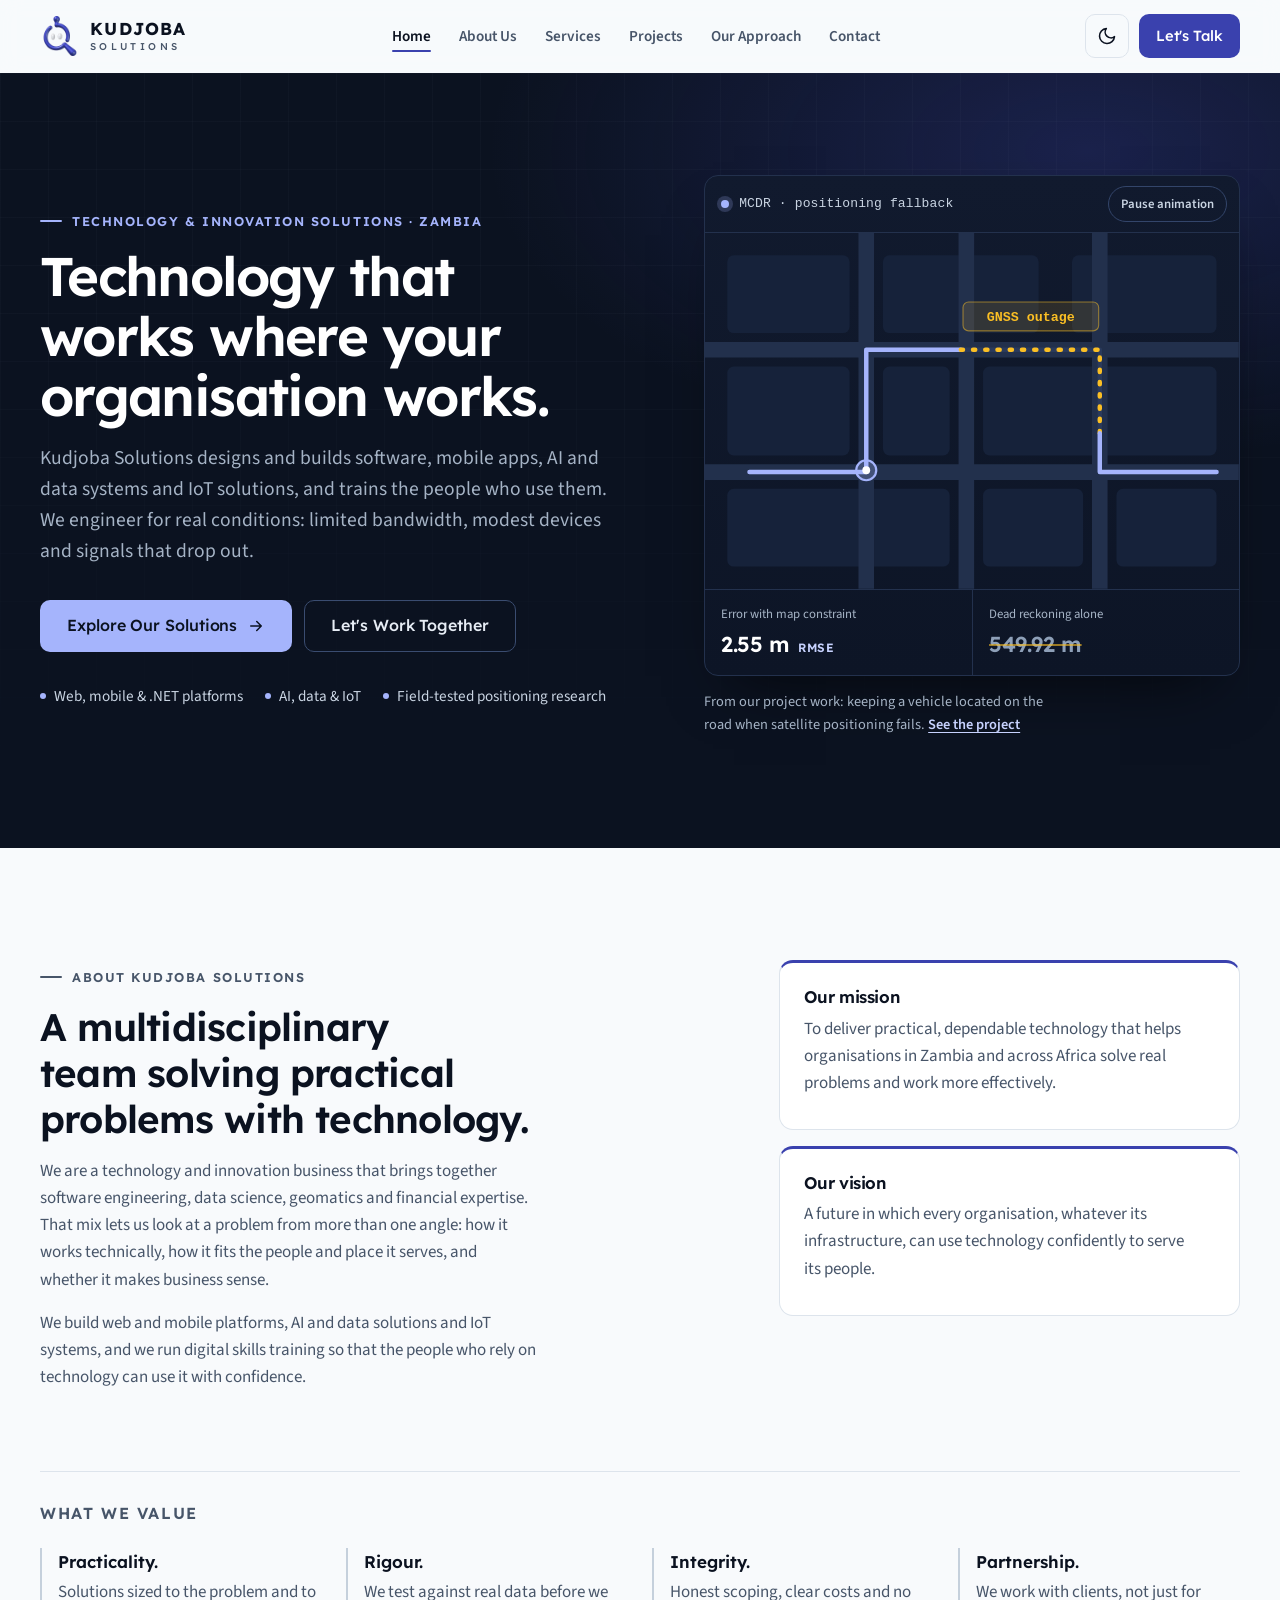
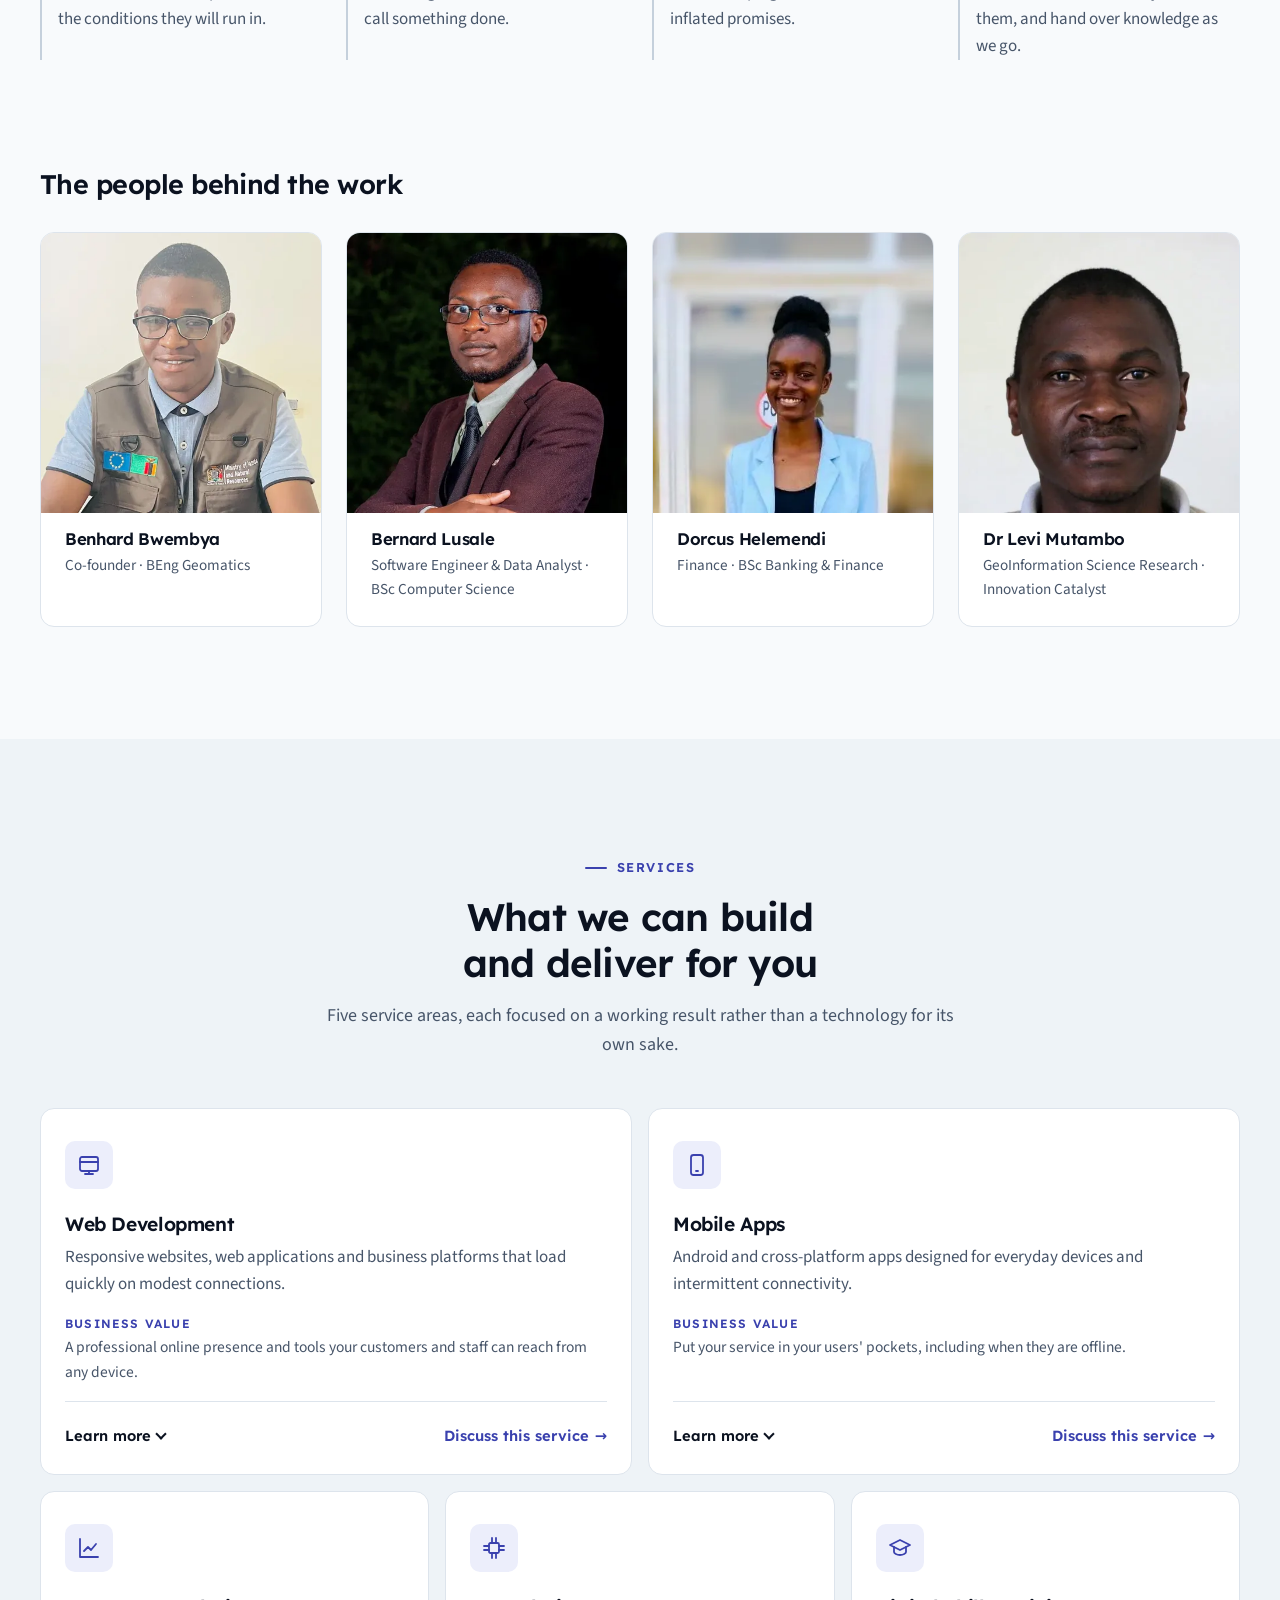
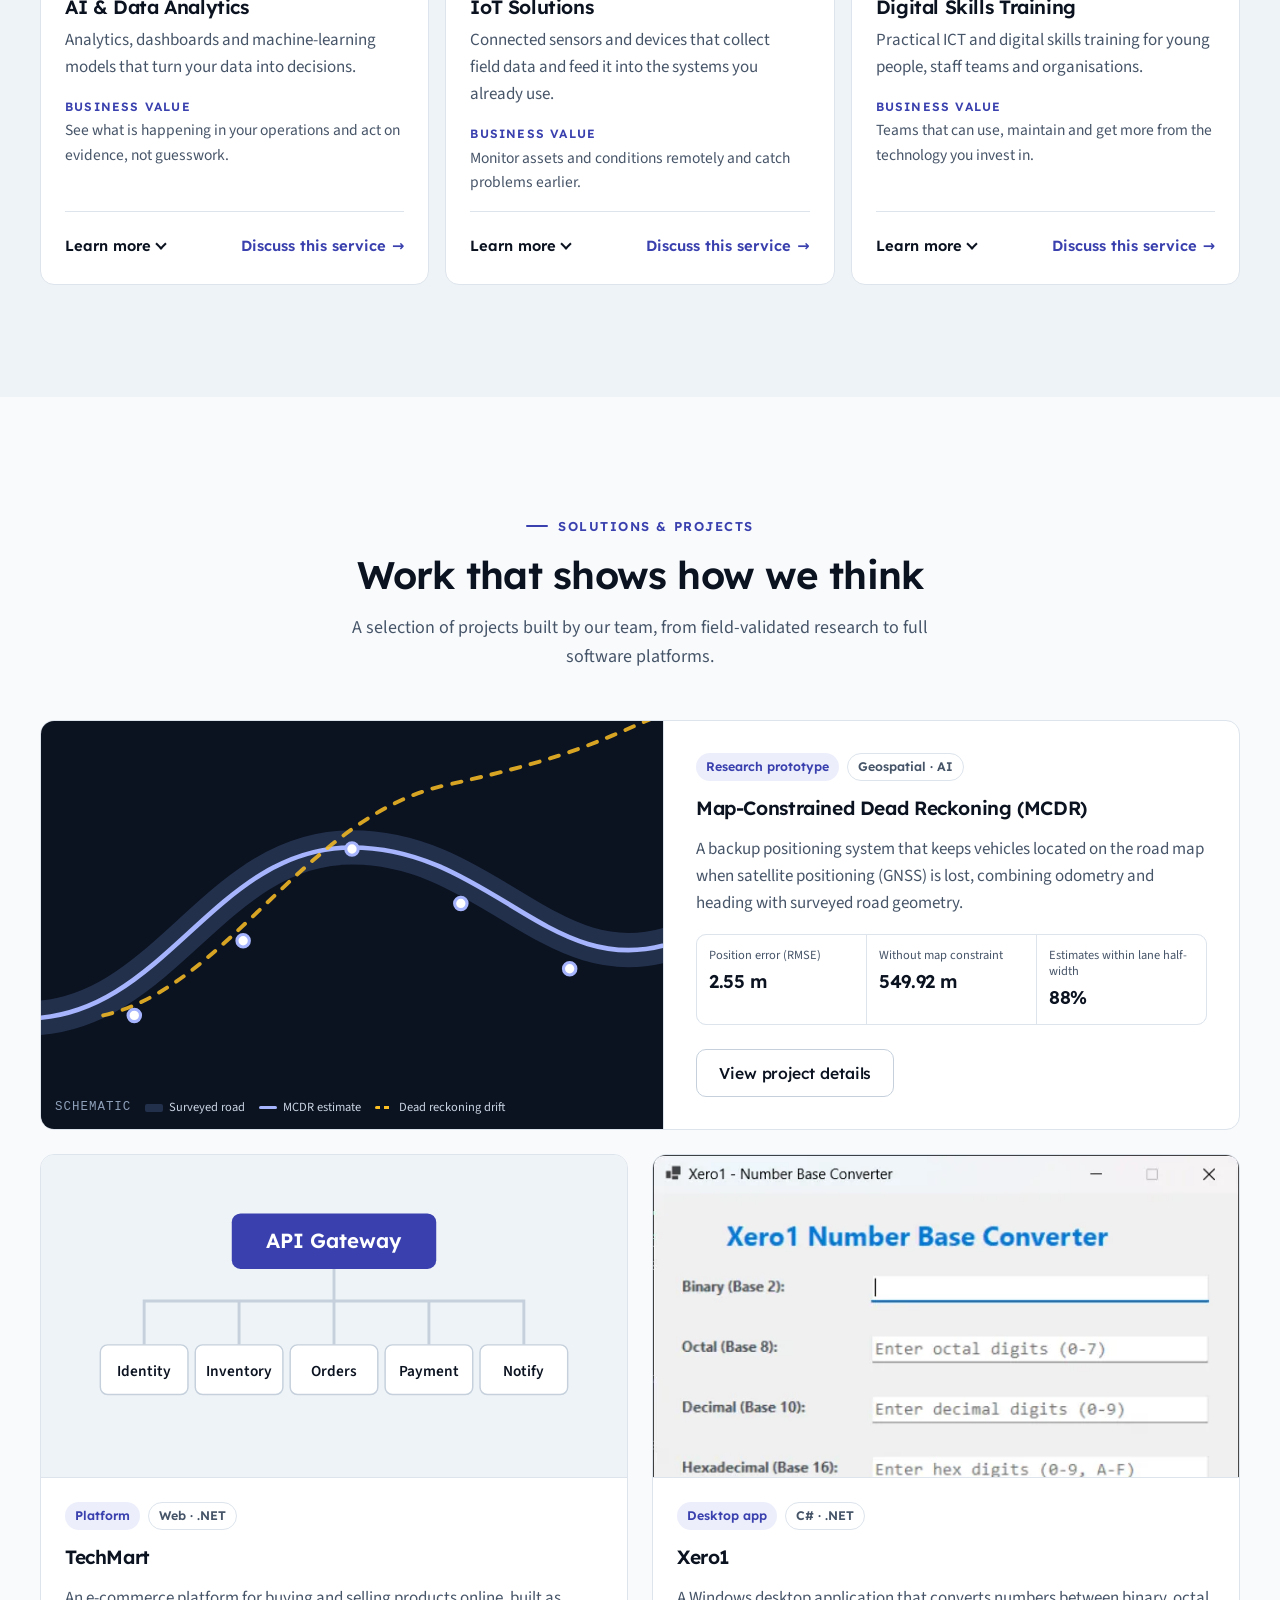
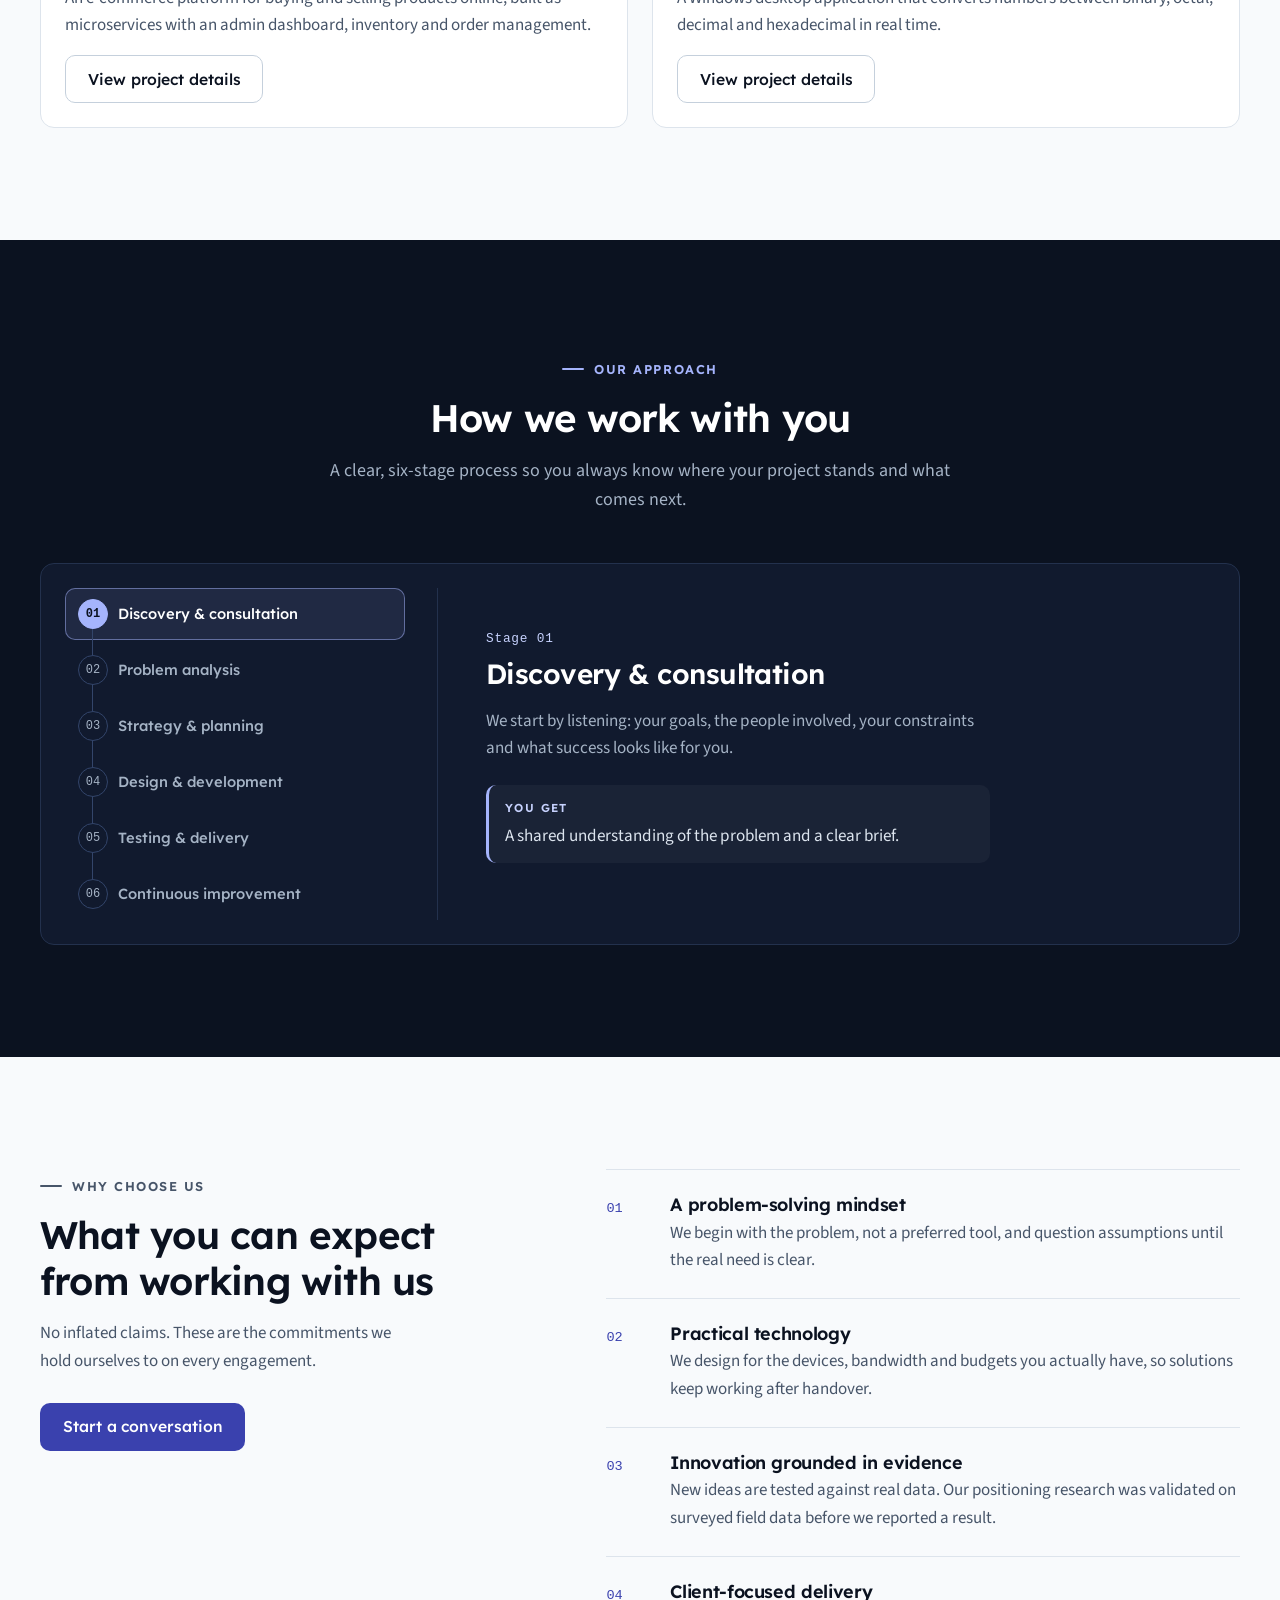
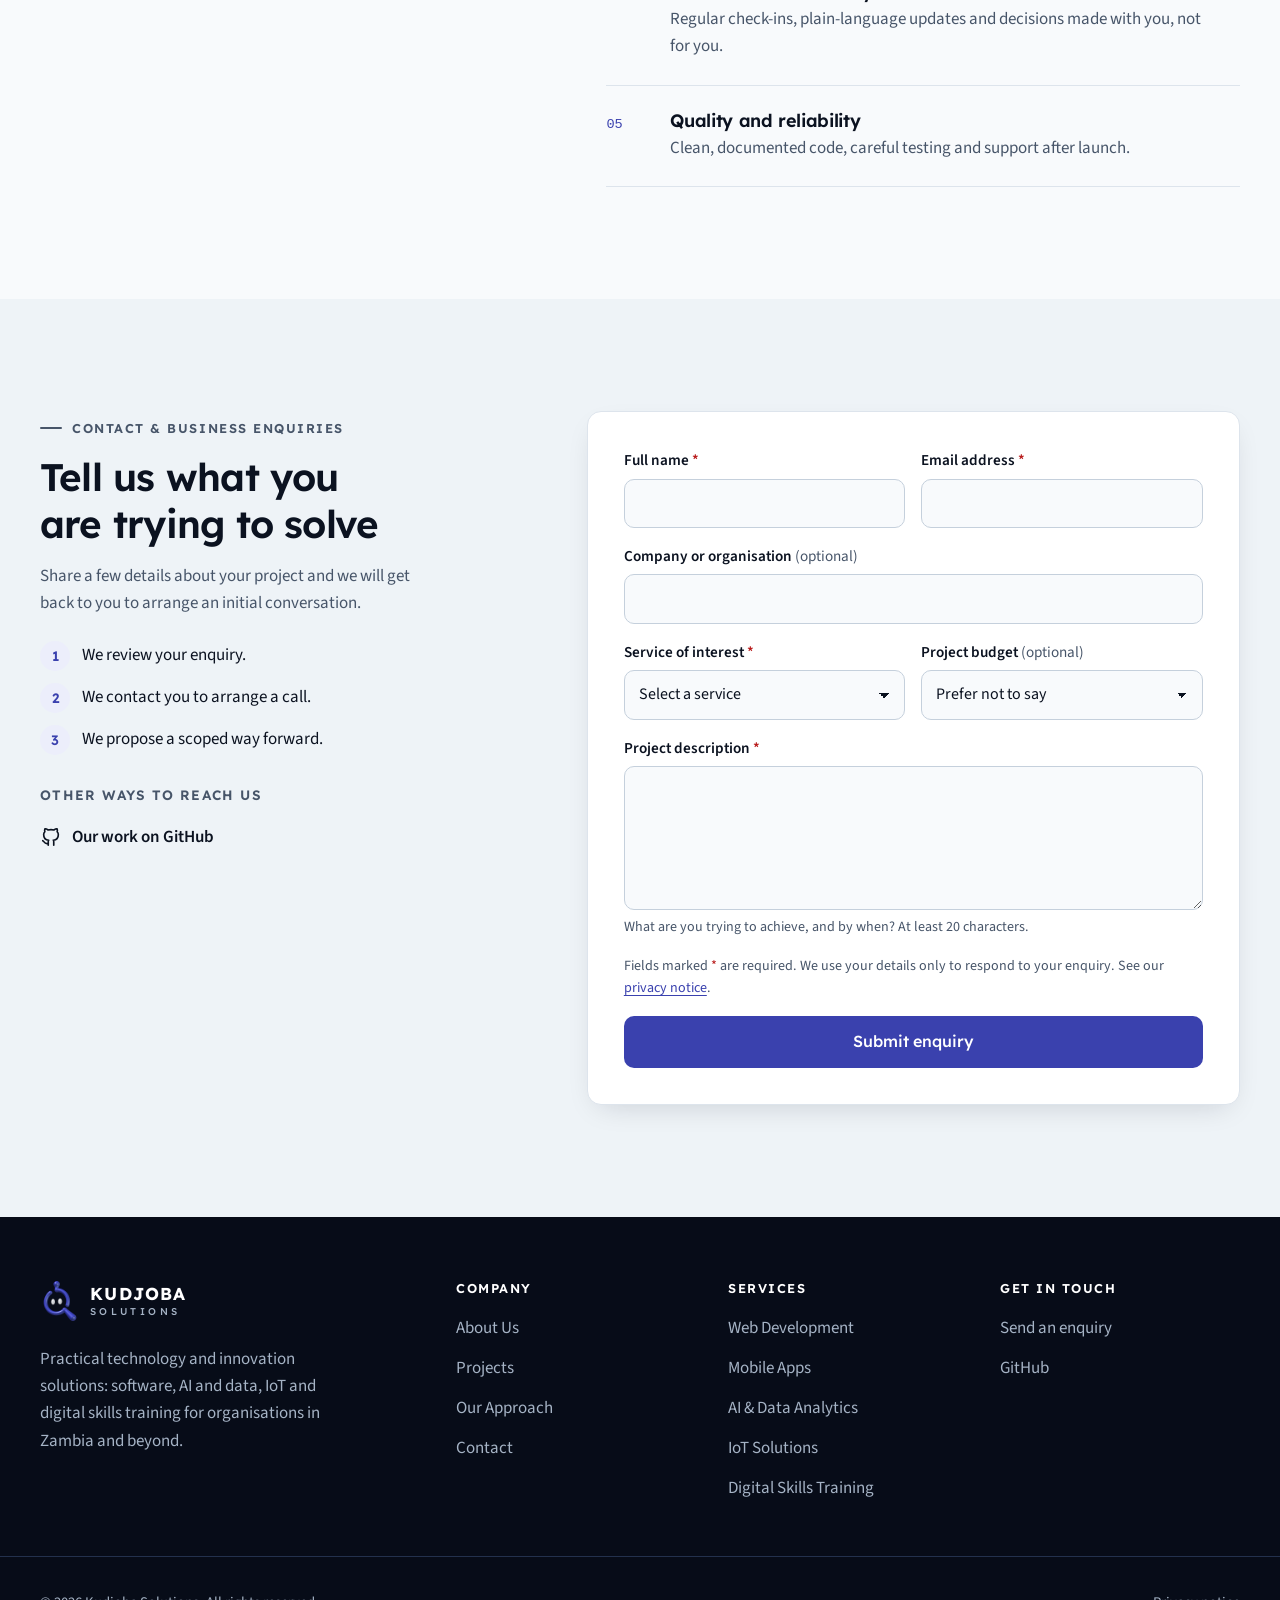
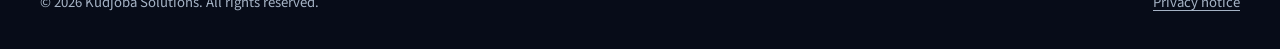
<file: index.html>
<!DOCTYPE html>
<html lang="en-GB">
<head>
  <meta charset="UTF-8">
  <meta name="viewport" content="width=device-width, initial-scale=1">
  <title>Kudjoba Solutions | Software, AI, IoT &amp; Digital Skills in Zambia</title>
  <meta name="description" content="Kudjoba Solutions builds web platforms, mobile apps, AI and data systems and IoT solutions, and delivers digital skills training, for organisations in Zambia and across Africa.">
  <meta name="theme-color" content="#0B1220">
  <meta name="color-scheme" content="light dark">

  <meta property="og:type" content="website">
  <meta property="og:site_name" content="Kudjoba Solutions">
  <meta property="og:title" content="Kudjoba Solutions | Practical technology for real conditions">
  <meta property="og:description" content="Software, AI and data, IoT and digital skills training for organisations in Zambia and across Africa.">
  <meta property="og:image" content="assets/img/og-image.png">
  <meta property="og:image:width" content="1200">
  <meta property="og:image:height" content="630">
  <meta property="og:image:alt" content="Kudjoba Solutions logo and tagline on a dark navy background">
  <meta name="twitter:card" content="summary_large_image">
  <link rel="icon" href="favicon-32.png" sizes="32x32" type="image/png">
  <link rel="apple-touch-icon" href="apple-touch-icon.png">
  <link rel="preload" href="assets/fonts/lexend-latin-wght-normal.woff2" as="font" type="font/woff2" crossorigin>
  <link rel="preload" href="assets/fonts/source-sans-3-latin-wght-normal.woff2" as="font" type="font/woff2" crossorigin>
  <link rel="stylesheet" href="assets/css/main.css">

  <script>
    /* Apply the saved or system theme before first paint to avoid a flash. */
    (function () {
      var t = null;
      try { t = localStorage.getItem('kudjoba-theme'); } catch (e) {}
      if (t !== 'light' && t !== 'dark') {
        t = window.matchMedia && window.matchMedia('(prefers-color-scheme: dark)').matches ? 'dark' : 'light';
      }
      document.documentElement.setAttribute('data-theme', t);
      document.documentElement.classList.add('js');
    })();
  </script>

  <script type="application/ld+json">
  {
    "@context": "https://schema.org",
    "@type": "Organization",
    "name": "Kudjoba Solutions",
    "description": "Technology and innovation solutions: web and mobile software, AI and data analytics, IoT solutions and digital skills training.",
    "areaServed": "Zambia",
    "knowsAbout": ["Software development", "Mobile applications", "Artificial intelligence", "Data analytics", "Internet of Things", "Digital skills training", "Geospatial positioning"],
    "sameAs": ["https://github.com/dev-lusale"]
  }
  </script>
</head>

<body>
  <a class="skip-link" href="#main">Skip to main content</a>

  <!-- ============ HEADER / NAVIGATION ============ -->
  <header class="site-header" id="top">
    <div class="container header-inner">
      <a class="brand" href="#home" aria-label="Kudjoba Solutions, back to top">
        <img src="assets/img/logo.webp" alt="" width="40" height="40">
        <span class="brand-text"><span class="brand-name">KUDJOBA</span><span class="brand-sub">SOLUTIONS</span></span>
      </a>

      <nav class="primary-nav" aria-label="Primary">
        <ul class="nav-list">
          <li><a href="#home" data-nav>Home</a></li>
          <li><a href="#about" data-nav>About Us</a></li>
          <li><a href="#services" data-nav>Services</a></li>
          <li><a href="#projects" data-nav>Projects</a></li>
          <li><a href="#approach" data-nav>Our Approach</a></li>
          <li><a href="#contact" data-nav>Contact</a></li>
        </ul>
      </nav>

      <div class="header-actions">
        <button class="icon-btn theme-toggle" type="button" aria-label="Switch to dark theme" data-theme-toggle>
          <svg class="i-moon" viewBox="0 0 24 24" aria-hidden="true"><path d="M21 12.8A9 9 0 1 1 11.2 3a7 7 0 0 0 9.8 9.8Z"/></svg>
          <svg class="i-sun" viewBox="0 0 24 24" aria-hidden="true"><circle cx="12" cy="12" r="4"/><path d="M12 2v2M12 20v2M4.9 4.9l1.4 1.4M17.7 17.7l1.4 1.4M2 12h2M20 12h2M4.9 19.1l1.4-1.4M17.7 6.3l1.4-1.4"/></svg>
        </button>
        <a class="btn btn-primary btn-sm header-cta" href="#contact">Let's Talk</a>
        <button class="icon-btn menu-toggle" type="button" aria-label="Open menu" aria-expanded="false" aria-controls="mobile-drawer" data-menu-open>
          <svg viewBox="0 0 24 24" aria-hidden="true"><path d="M4 7h16M4 12h16M4 17h16"/></svg>
        </button>
      </div>
    </div>
  </header>

  <!-- Mobile drawer -->
  <div class="drawer" id="mobile-drawer" role="dialog" aria-modal="true" aria-label="Site menu" hidden>
    <div class="drawer-backdrop" data-menu-close></div>
    <div class="drawer-panel">
      <div class="drawer-head">
        <span class="brand-text"><span class="brand-name">KUDJOBA</span><span class="brand-sub">SOLUTIONS</span></span>
        <button class="icon-btn" type="button" aria-label="Close menu" data-menu-close>
          <svg viewBox="0 0 24 24" aria-hidden="true"><path d="M6 6l12 12M18 6 6 18"/></svg>
        </button>
      </div>
      <nav aria-label="Mobile">
        <ul class="drawer-list">
          <li><a href="#home" data-nav>Home</a></li>
          <li><a href="#about" data-nav>About Us</a></li>
          <li><a href="#services" data-nav>Services</a></li>
          <li><a href="#projects" data-nav>Projects</a></li>
          <li><a href="#approach" data-nav>Our Approach</a></li>
          <li><a href="#contact" data-nav>Contact</a></li>
        </ul>
      </nav>
      <a class="btn btn-primary btn-block" href="#contact">Let's Work Together</a>
    </div>
  </div>

  <main id="main" tabindex="-1">

    <!-- ============ HERO ============ -->
    <section class="hero" id="home" aria-labelledby="hero-title">
      <div class="hero-grid-bg" aria-hidden="true"></div>
      <div class="container hero-inner">
        <div class="hero-copy">
          <p class="eyebrow eyebrow-on-dark reveal">Technology &amp; innovation solutions · Zambia</p>
          <h1 id="hero-title" class="reveal" style="--i:1">Technology that works where your organisation works.</h1>
          <p class="hero-lead reveal" style="--i:2">
            Kudjoba Solutions designs and builds software, mobile apps, AI and data systems and IoT solutions, and trains the people who use them. We engineer for real conditions: limited bandwidth, modest devices and signals that drop out.
          </p>
          <div class="hero-actions reveal" style="--i:3">
            <a class="btn btn-primary btn-lg" href="#services">Explore Our Solutions
              <svg viewBox="0 0 24 24" aria-hidden="true"><path d="M5 12h14M13 6l6 6-6 6"/></svg>
            </a>
            <a class="btn btn-ghost-dark btn-lg" href="#contact">Let's Work Together</a>
          </div>
          <ul class="hero-points reveal" style="--i:4" aria-label="What we bring">
            <li>Web, mobile &amp; .NET platforms</li>
            <li>AI, data &amp; IoT</li>
            <li>Field-tested positioning research</li>
          </ul>
        </div>

        <!-- Hero visual: illustrates the MCDR project (real work) -->
        <figure class="hero-visual reveal" style="--i:2">
          <div class="map-card">
            <div class="map-card-head">
              <span class="dot dot-live" aria-hidden="true"></span>
              <span class="mono">MCDR · positioning fallback</span>
              <button class="motion-btn" type="button" aria-pressed="false" data-map-pause>Pause animation</button>
            </div>
            <svg class="map-svg" viewBox="0 0 480 320" role="img" aria-labelledby="map-title map-desc">
              <title id="map-title">Illustration of map-constrained positioning</title>
              <desc id="map-desc">A road map with a vehicle route. Part of the route is marked as a satellite signal outage, where the position estimate stays on the road thanks to the map constraint.</desc>
              <g class="map-blocks">
                <rect x="20" y="20" width="110" height="70" rx="6"/><rect x="160" y="20" width="140" height="70" rx="6"/><rect x="330" y="20" width="130" height="70" rx="6"/>
                <rect x="20" y="120" width="110" height="80" rx="6"/><rect x="160" y="120" width="60" height="80" rx="6"/><rect x="250" y="120" width="210" height="80" rx="6"/>
                <rect x="20" y="230" width="200" height="70" rx="6"/><rect x="250" y="230" width="90" height="70" rx="6"/><rect x="370" y="230" width="90" height="70" rx="6"/>
              </g>
              <g class="map-roads">
                <path d="M0 105H480M0 215H480M145 0V320M235 0V320M355 0V320"/>
              </g>
              <path class="route-base" d="M40 215H145V105H355V215H460"/>
              <path class="route-ok" pathLength="100" d="M40 215H145V105H230"/>
              <path class="route-outage" d="M230 105H355V180"/>
              <path class="route-ok route-ok-2" pathLength="100" d="M355 180V215H460"/>
              <g class="outage-label">
                <rect x="232" y="62" width="122" height="26" rx="5"/>
                <text x="293" y="79" text-anchor="middle">GNSS outage</text>
              </g>
              <g class="vehicle" transform="translate(40 215)">
                <circle r="9"/><circle r="3.5" class="vehicle-core"/>
                <animateMotion dur="10s" begin="0.8s" repeatCount="indefinite" calcMode="linear" path="M0 0H105V-110H315V0H420"/>
              </g>
            </svg>
            <div class="map-stats">
              <div>
                <span class="stat-label">Error with map constraint</span>
                <span class="stat-value">2.55&nbsp;m <span class="stat-unit">RMSE</span></span>
              </div>
              <div>
                <span class="stat-label">Dead reckoning alone</span>
                <span class="stat-value stat-muted">549.92&nbsp;m</span>
              </div>
            </div>
          </div>
          <figcaption>From our project work: keeping a vehicle located on the road when satellite positioning fails. <a href="#projects">See the project</a></figcaption>
        </figure>
      </div>
    </section>

    <!-- ============ ABOUT ============ -->
    <section class="section" id="about" aria-labelledby="about-title">
      <div class="container">
        <div class="about-grid">
          <div class="about-intro">
            <p class="eyebrow reveal">About Kudjoba Solutions</p>
            <h2 id="about-title" class="reveal" style="--i:1">A multidisciplinary team solving practical problems with technology.</h2>
            <p class="reveal" style="--i:2">
              We are a technology and innovation business that brings together software engineering, data science, geomatics and financial expertise. That mix lets us look at a problem from more than one angle: how it works technically, how it fits the people and place it serves, and whether it makes business sense.
            </p>
            <p class="reveal" style="--i:3">
              We build web and mobile platforms, AI and data solutions and IoT systems, and we run digital skills training so that the people who rely on technology can use it with confidence.
            </p>
          </div>

          <div class="about-cards">
            <article class="info-card reveal" style="--i:1">
              <h3>Our mission</h3>
              <p>To deliver practical, dependable technology that helps organisations in Zambia and across Africa solve real problems and work more effectively.</p>
            </article>
            <article class="info-card reveal" style="--i:2">
              <h3>Our vision</h3>
              <p>A future in which every organisation, whatever its infrastructure, can use technology confidently to serve its people.</p>
            </article>
          </div>
        </div>

        <div class="values reveal">
          <h3 class="values-title">What we value</h3>
          <ul class="values-list">
            <li><strong>Practicality.</strong> Solutions sized to the problem and to the conditions they will run in.</li>
            <li><strong>Rigour.</strong> We test against real data before we call something done.</li>
            <li><strong>Integrity.</strong> Honest scoping, clear costs and no inflated promises.</li>
            <li><strong>Partnership.</strong> We work with clients, not just for them, and hand over knowledge as we go.</li>
          </ul>
        </div>

        <div class="team-block">
          <div class="section-head section-head-left">
            <p class="eyebrow reveal">Our team</p>
            <h3 class="team-title reveal" style="--i:1">The people behind the work</h3>
          </div>
          <ul class="team-grid">
            <li class="team-card reveal" style="--i:1">
              <img src="assets/img/team-benhard-bwembya.webp" alt="Portrait of Benhard Bwembya" width="480" height="480" loading="lazy" decoding="async">
              <div><h4>Benhard Bwembya</h4><p>Co-founder · BEng Geomatics</p></div>
            </li>
            <li class="team-card reveal" style="--i:2">
              <img src="assets/img/team-bernard-lusale.webp" alt="Portrait of Bernard Lusale" width="480" height="480" loading="lazy" decoding="async">
              <div><h4>Bernard Lusale</h4><p>Software Engineer &amp; Data Analyst · BSc Computer Science</p></div>
            </li>
            <li class="team-card reveal" style="--i:3">
              <img src="assets/img/team-dorcus-helemendi.webp" alt="Portrait of Dorcus Helemendi" width="420" height="420" loading="lazy" decoding="async">
              <div><h4>Dorcus Helemendi</h4><p>Finance · BSc Banking &amp; Finance</p></div>
            </li>
            <li class="team-card reveal" style="--i:4">
              <img src="assets/img/team-levi-mutambo.webp" alt="Portrait of Dr Levi Mutambo" width="480" height="480" loading="lazy" decoding="async">
              <div><h4>Dr Levi Mutambo</h4><p>GeoInformation Science Research · Innovation Catalyst</p></div>
            </li>
          </ul>
        </div>
      </div>
    </section>

    <!-- ============ SERVICES ============ -->
    <section class="section section-tint" id="services" aria-labelledby="services-title">
      <div class="container">
        <div class="section-head">
          <p class="eyebrow reveal">Services</p>
          <h2 id="services-title" class="reveal" style="--i:1">What we can build and deliver for you</h2>
          <p class="section-lead reveal" style="--i:2">Five service areas, each focused on a working result rather than a technology for its own sake.</p>
        </div>

        <ul class="services-grid">
          <li class="service-card reveal" style="--i:1">
            <div class="service-icon" aria-hidden="true"><svg viewBox="0 0 24 24"><rect x="3" y="4" width="18" height="14" rx="2"/><path d="M3 9h18M8 21h8M12 18v3"/></svg></div>
            <h3>Web Development</h3>
            <p>Responsive websites, web applications and business platforms that load quickly on modest connections.</p>
            <p class="service-value"><span>Business value</span>A professional online presence and tools your customers and staff can reach from any device.</p>
            <div class="service-more" id="svc-web" hidden>
              <ul class="check-list">
                <li>Company and organisation websites</li>
                <li>Web applications and dashboards</li>
                <li>E-commerce and online ordering platforms</li>
              </ul>
            </div>
            <div class="service-actions">
              <button class="link-btn" type="button" aria-expanded="false" aria-controls="svc-web" data-toggle-more>Learn more</button>
              <a class="link-arrow" href="#contact" data-service="Web Development">Discuss this service</a>
            </div>
          </li>

          <li class="service-card reveal" style="--i:2">
            <div class="service-icon" aria-hidden="true"><svg viewBox="0 0 24 24"><rect x="6" y="2" width="12" height="20" rx="2.5"/><path d="M11 18h2"/></svg></div>
            <h3>Mobile Apps</h3>
            <p>Android and cross-platform apps designed for everyday devices and intermittent connectivity.</p>
            <p class="service-value"><span>Business value</span>Put your service in your users' pockets, including when they are offline.</p>
            <div class="service-more" id="svc-mobile" hidden>
              <ul class="check-list">
                <li>Android applications</li>
                <li>Cross-platform apps for Android and iOS</li>
                <li>Offline-first data capture</li>
              </ul>
            </div>
            <div class="service-actions">
              <button class="link-btn" type="button" aria-expanded="false" aria-controls="svc-mobile" data-toggle-more>Learn more</button>
              <a class="link-arrow" href="#contact" data-service="Mobile Apps">Discuss this service</a>
            </div>
          </li>

          <li class="service-card reveal" style="--i:3">
            <div class="service-icon" aria-hidden="true"><svg viewBox="0 0 24 24"><path d="M3 3v18h18"/><path d="m7 15 4-4 3 3 5-6"/></svg></div>
            <h3>AI &amp; Data Analytics</h3>
            <p>Analytics, dashboards and machine-learning models that turn your data into decisions.</p>
            <p class="service-value"><span>Business value</span>See what is happening in your operations and act on evidence, not guesswork.</p>
            <div class="service-more" id="svc-ai" hidden>
              <ul class="check-list">
                <li>Data cleaning, analysis and reporting</li>
                <li>Interactive dashboards</li>
                <li>Predictive and machine-learning models</li>
              </ul>
            </div>
            <div class="service-actions">
              <button class="link-btn" type="button" aria-expanded="false" aria-controls="svc-ai" data-toggle-more>Learn more</button>
              <a class="link-arrow" href="#contact" data-service="AI &amp; Data Analytics">Discuss this service</a>
            </div>
          </li>

          <li class="service-card reveal" style="--i:4">
            <div class="service-icon" aria-hidden="true"><svg viewBox="0 0 24 24"><rect x="7" y="7" width="10" height="10" rx="1.5"/><path d="M10 2v5M14 2v5M10 17v5M14 17v5M2 10h5M2 14h5M17 10h5M17 14h5"/></svg></div>
            <h3>IoT Solutions</h3>
            <p>Connected sensors and devices that collect field data and feed it into the systems you already use.</p>
            <p class="service-value"><span>Business value</span>Monitor assets and conditions remotely and catch problems earlier.</p>
            <div class="service-more" id="svc-iot" hidden>
              <ul class="check-list">
                <li>Sensor and device integration</li>
                <li>Data pipelines from field to dashboard</li>
                <li>Alerts and remote monitoring</li>
              </ul>
            </div>
            <div class="service-actions">
              <button class="link-btn" type="button" aria-expanded="false" aria-controls="svc-iot" data-toggle-more>Learn more</button>
              <a class="link-arrow" href="#contact" data-service="IoT Solutions">Discuss this service</a>
            </div>
          </li>

          <li class="service-card reveal" style="--i:5">
            <div class="service-icon" aria-hidden="true"><svg viewBox="0 0 24 24"><path d="M2 9 12 4l10 5-10 5L2 9Z"/><path d="M6 11v5c0 1.5 2.7 3 6 3s6-1.5 6-3v-5"/></svg></div>
            <h3>Digital Skills Training</h3>
            <p>Practical ICT and digital skills training for young people, staff teams and organisations.</p>
            <p class="service-value"><span>Business value</span>Teams that can use, maintain and get more from the technology you invest in.</p>
            <div class="service-more" id="svc-training" hidden>
              <ul class="check-list">
                <li>Youth digital skills programmes</li>
                <li>Staff training on new systems</li>
                <li>Introductory programming and data skills</li>
              </ul>
            </div>
            <div class="service-actions">
              <button class="link-btn" type="button" aria-expanded="false" aria-controls="svc-training" data-toggle-more>Learn more</button>
              <a class="link-arrow" href="#contact" data-service="Digital Skills Training">Discuss this service</a>
            </div>
          </li>
        </ul>
      </div>
    </section>

    <!-- ============ PROJECTS ============ -->
    <section class="section" id="projects" aria-labelledby="projects-title">
      <div class="container">
        <div class="section-head">
          <p class="eyebrow reveal">Solutions &amp; projects</p>
          <h2 id="projects-title" class="reveal" style="--i:1">Work that shows how we think</h2>
          <p class="section-lead reveal" style="--i:2">A selection of projects built by our team, from field-validated research to full software platforms.</p>
        </div>

        <div class="projects-grid">
          <article class="project-card project-featured reveal" style="--i:1">
            <div class="project-media project-media-dark">
              <svg viewBox="0 0 400 220" aria-hidden="true">
                <path class="pm-road" d="M-10 170C80 170 110 60 200 60S330 150 410 120"/>
                <path class="pm-truth" d="M-10 170C80 170 110 60 200 60S330 150 410 120"/>
                <path class="pm-dr" d="M40 168C120 150 170 40 260 20S360 -10 410 -30"/>
                <g class="pm-dots"><circle cx="60" cy="168" r="4"/><circle cx="130" cy="120" r="4"/><circle cx="200" cy="61" r="4"/><circle cx="270" cy="96" r="4"/><circle cx="340" cy="138" r="4"/></g>
              </svg>
              <ul class="pm-legend" aria-label="Schematic legend">
                <li class="lg-note">Schematic</li>
                <li><i class="lg-road"></i>Surveyed road</li>
                <li><i></i>MCDR estimate</li>
                <li><i class="lg-dr"></i>Dead reckoning drift</li>
              </ul>
            </div>
            <div class="project-body">
              <div class="project-meta"><span class="tag">Research prototype</span><span class="tag tag-quiet">Geospatial · AI</span></div>
              <h3>Map-Constrained Dead Reckoning (MCDR)</h3>
              <p>A backup positioning system that keeps vehicles located on the road map when satellite positioning (GNSS) is lost, combining odometry and heading with surveyed road geometry.</p>
              <dl class="project-results">
                <div><dt>Position error (RMSE)</dt><dd>2.55&nbsp;m</dd></div>
                <div><dt>Without map constraint</dt><dd>549.92&nbsp;m</dd></div>
                <div><dt>Estimates within lane half-width</dt><dd>88%</dd></div>
              </dl>
              <button class="btn btn-secondary" type="button" data-dialog-open="dlg-mcdr">View project details</button>
            </div>
          </article>

          <article class="project-card reveal" style="--i:2">
            <div class="project-media project-media-arch" aria-hidden="true">
              <svg viewBox="0 0 400 220">
                <g class="arch-lines"><path d="M200 78V100M200 100H70V130M200 100H330V130M200 100V130M135 100V130M265 100V130"/></g>
                <rect class="arch-node arch-node-main" x="130" y="40" width="140" height="38" rx="6"/><text x="200" y="64" text-anchor="middle">API Gateway</text>
                <g class="arch-svc">
                  <rect x="40" y="130" width="60" height="34" rx="5"/><rect x="105" y="130" width="60" height="34" rx="5"/><rect x="170" y="130" width="60" height="34" rx="5"/><rect x="235" y="130" width="60" height="34" rx="5"/><rect x="300" y="130" width="60" height="34" rx="5"/>
                </g>
                <g class="arch-labels"><text x="70" y="151" text-anchor="middle">Identity</text><text x="135" y="151" text-anchor="middle">Inventory</text><text x="200" y="151" text-anchor="middle">Orders</text><text x="265" y="151" text-anchor="middle">Payment</text><text x="330" y="151" text-anchor="middle">Notify</text></g>
              </svg>
            </div>
            <div class="project-body">
              <div class="project-meta"><span class="tag">Platform</span><span class="tag tag-quiet">Web · .NET</span></div>
              <h3>TechMart</h3>
              <p>An e-commerce platform for buying and selling products online, built as microservices with an admin dashboard, inventory and order management.</p>
              <button class="btn btn-secondary" type="button" data-dialog-open="dlg-techmart">View project details</button>
            </div>
          </article>

          <article class="project-card reveal" style="--i:3">
            <div class="project-media">
              <img src="assets/img/project-xero1.webp" alt="Screenshot of the Xero1 number base converter window" width="607" height="491" loading="lazy" decoding="async">
            </div>
            <div class="project-body">
              <div class="project-meta"><span class="tag">Desktop app</span><span class="tag tag-quiet">C# · .NET</span></div>
              <h3>Xero1</h3>
              <p>A Windows desktop application that converts numbers between binary, octal, decimal and hexadecimal in real time.</p>
              <button class="btn btn-secondary" type="button" data-dialog-open="dlg-xero1">View project details</button>
            </div>
          </article>
        </div>
      </div>
    </section>

    <!-- Project dialogs -->
    <dialog class="modal" id="dlg-mcdr" aria-labelledby="dlg-mcdr-title">
      <div class="modal-inner">
        <div class="modal-head">
          <h3 id="dlg-mcdr-title">Map-Constrained Dead Reckoning (MCDR)</h3>
          <button class="icon-btn" type="button" aria-label="Close project details" data-dialog-close><svg viewBox="0 0 24 24" aria-hidden="true"><path d="M6 6l12 12M18 6 6 18"/></svg></button>
        </div>
        <div class="modal-body">
          <h4>Problem addressed</h4>
          <p>Intelligent transport systems rely on satellite positioning. When the signal is blocked, jammed or distorted, vehicles disappear or jump on dispatch maps, leaving operators without a reliable location.</p>
          <h4>Solution</h4>
          <p>MCDR is an independent backup positioning layer. It estimates position from odometry and heading, and uses a particle filter constrained by known road geometry to stop the estimate drifting off the road.</p>
          <h4>Validation</h4>
          <p>Tested on a field dataset from a network RTK survey of Copperbelt University's Riverside Campus roads. Over roughly 850&nbsp;m, MCDR's error was 2.55&nbsp;m RMSE against 549.92&nbsp;m for dead reckoning alone, and 88% of its estimates fell within the lane half-width.</p>
          <h4>Technology</h4>
          <ul class="chip-list"><li>Particle filter</li><li>Dead reckoning</li><li>Road geometry (LandXML)</li><li>Python / Jupyter</li><li>RTK GNSS survey data</li></ul>
          <p class="modal-note">Developed by Team KUDJOBA for the RUT International Project Competition (Russian University of Transport, 2026).</p>
        </div>
      </div>
    </dialog>

    <dialog class="modal" id="dlg-techmart" aria-labelledby="dlg-techmart-title">
      <div class="modal-inner">
        <div class="modal-head">
          <h3 id="dlg-techmart-title">TechMart</h3>
          <button class="icon-btn" type="button" aria-label="Close project details" data-dialog-close><svg viewBox="0 0 24 24" aria-hidden="true"><path d="M6 6l12 12M18 6 6 18"/></svg></button>
        </div>
        <div class="modal-body">
          <h4>Problem addressed</h4>
          <p>Businesses need a dependable way to sell online, keep stock accurate and track orders without juggling separate tools.</p>
          <h4>Solution</h4>
          <p>An e-commerce platform split into independent services (identity, inventory, orders, payment and notifications) behind an API gateway, with a customer web app and an admin dashboard.</p>
          <h4>Technology</h4>
          <ul class="chip-list"><li>ASP.NET Core 9</li><li>Blazor</li><li>SQL Server</li><li>Ocelot API gateway</li><li>SignalR</li><li>Docker</li></ul>
          <a class="btn btn-primary" href="https://github.com/dev-lusale/TechMart" target="_blank" rel="noopener">View source on GitHub<span class="sr-only"> (opens in a new tab)</span></a>
        </div>
      </div>
    </dialog>

    <dialog class="modal" id="dlg-xero1" aria-labelledby="dlg-xero1-title">
      <div class="modal-inner">
        <div class="modal-head">
          <h3 id="dlg-xero1-title">Xero1</h3>
          <button class="icon-btn" type="button" aria-label="Close project details" data-dialog-close><svg viewBox="0 0 24 24" aria-hidden="true"><path d="M6 6l12 12M18 6 6 18"/></svg></button>
        </div>
        <div class="modal-body">
          <h4>Problem addressed</h4>
          <p>Students and developers often convert values between number systems by hand, which is slow and easy to get wrong.</p>
          <h4>Solution</h4>
          <p>A desktop converter that updates binary, octal, decimal and hexadecimal fields as you type, with optional prefixes and selectable bit sizes.</p>
          <h4>Technology</h4>
          <ul class="chip-list"><li>C#</li><li>.NET 9</li><li>Windows Forms</li></ul>
          <a class="btn btn-primary" href="https://github.com/dev-lusale/Xero1" target="_blank" rel="noopener">View source on GitHub<span class="sr-only"> (opens in a new tab)</span></a>
        </div>
      </div>
    </dialog>

    <!-- ============ APPROACH ============ -->
    <section class="section section-dark" id="approach" aria-labelledby="approach-title">
      <div class="container">
        <div class="section-head">
          <p class="eyebrow eyebrow-on-dark reveal">Our approach</p>
          <h2 id="approach-title" class="reveal" style="--i:1">How we work with you</h2>
          <p class="section-lead reveal" style="--i:2">A clear, six-stage process so you always know where your project stands and what comes next.</p>
        </div>

        <div class="process reveal" style="--i:2">
          <div class="process-tabs" role="tablist" aria-label="Project stages" aria-orientation="vertical">
            <button role="tab" id="tab-1" aria-controls="panel-1" aria-selected="true"><span class="step-no">01</span>Discovery &amp; consultation</button>
            <button role="tab" id="tab-2" aria-controls="panel-2" aria-selected="false" tabindex="-1"><span class="step-no">02</span>Problem analysis</button>
            <button role="tab" id="tab-3" aria-controls="panel-3" aria-selected="false" tabindex="-1"><span class="step-no">03</span>Strategy &amp; planning</button>
            <button role="tab" id="tab-4" aria-controls="panel-4" aria-selected="false" tabindex="-1"><span class="step-no">04</span>Design &amp; development</button>
            <button role="tab" id="tab-5" aria-controls="panel-5" aria-selected="false" tabindex="-1"><span class="step-no">05</span>Testing &amp; delivery</button>
            <button role="tab" id="tab-6" aria-controls="panel-6" aria-selected="false" tabindex="-1"><span class="step-no">06</span>Continuous improvement</button>
          </div>
          <div class="process-panels">
            <div class="process-panel" role="tabpanel" id="panel-1" aria-labelledby="tab-1" tabindex="0">
              <p class="panel-kicker">Stage 01</p>
              <h3>Discovery &amp; consultation</h3>
              <p>We start by listening: your goals, the people involved, your constraints and what success looks like for you.</p>
              <p class="panel-out"><span>You get</span>A shared understanding of the problem and a clear brief.</p>
            </div>
            <div class="process-panel" role="tabpanel" id="panel-2" aria-labelledby="tab-2" tabindex="0" hidden>
              <p class="panel-kicker">Stage 02</p>
              <h3>Problem analysis</h3>
              <p>We look for the root cause rather than the symptom, studying existing processes, data and infrastructure before proposing anything.</p>
              <p class="panel-out"><span>You get</span>A defined problem statement and the requirements a solution must meet.</p>
            </div>
            <div class="process-panel" role="tabpanel" id="panel-3" aria-labelledby="tab-3" tabindex="0" hidden>
              <p class="panel-kicker">Stage 03</p>
              <h3>Strategy &amp; planning</h3>
              <p>We compare options, choose the approach that fits your budget and conditions, and agree scope, milestones and responsibilities.</p>
              <p class="panel-out"><span>You get</span>A scoped plan with timelines and costs agreed up front.</p>
            </div>
            <div class="process-panel" role="tabpanel" id="panel-4" aria-labelledby="tab-4" tabindex="0" hidden>
              <p class="panel-kicker">Stage 04</p>
              <h3>Design &amp; development</h3>
              <p>We design with your users and build in short iterations, sharing progress regularly so you can steer the work.</p>
              <p class="panel-out"><span>You get</span>Working increments you can review and test early.</p>
            </div>
            <div class="process-panel" role="tabpanel" id="panel-5" aria-labelledby="tab-5" tabindex="0" hidden>
              <p class="panel-kicker">Stage 05</p>
              <h3>Testing &amp; delivery</h3>
              <p>We test against real data and real devices, fix what we find, then deploy and train your team to use what we have built.</p>
              <p class="panel-out"><span>You get</span>A tested solution, documentation and a trained team.</p>
            </div>
            <div class="process-panel" role="tabpanel" id="panel-6" aria-labelledby="tab-6" tabindex="0" hidden>
              <p class="panel-kicker">Stage 06</p>
              <h3>Continuous improvement</h3>
              <p>After launch we monitor, support and improve the solution as your needs and your users' feedback evolve.</p>
              <p class="panel-out"><span>You get</span>A solution that keeps delivering value over time.</p>
            </div>
          </div>
        </div>
      </div>
    </section>

    <!-- ============ WHY US ============ -->
    <section class="section" id="why" aria-labelledby="why-title">
      <div class="container why-grid">
        <div class="why-intro">
          <p class="eyebrow reveal">Why choose us</p>
          <h2 id="why-title" class="reveal" style="--i:1">What you can expect from working with us</h2>
          <p class="reveal" style="--i:2">No inflated claims. These are the commitments we hold ourselves to on every engagement.</p>
          <a class="btn btn-primary reveal" style="--i:3" href="#contact">Start a conversation</a>
        </div>
        <ol class="why-list">
          <li class="reveal" style="--i:1"><h3>A problem-solving mindset</h3><p>We begin with the problem, not a preferred tool, and question assumptions until the real need is clear.</p></li>
          <li class="reveal" style="--i:2"><h3>Practical technology</h3><p>We design for the devices, bandwidth and budgets you actually have, so solutions keep working after handover.</p></li>
          <li class="reveal" style="--i:3"><h3>Innovation grounded in evidence</h3><p>New ideas are tested against real data. Our positioning research was validated on surveyed field data before we reported a result.</p></li>
          <li class="reveal" style="--i:4"><h3>Client-focused delivery</h3><p>Regular check-ins, plain-language updates and decisions made with you, not for you.</p></li>
          <li class="reveal" style="--i:5"><h3>Quality and reliability</h3><p>Clean, documented code, careful testing and support after launch.</p></li>
        </ol>
      </div>
    </section>

    <!-- ============ CONTACT ============ -->
    <section class="section section-tint" id="contact" aria-labelledby="contact-title">
      <div class="container contact-grid">
        <div class="contact-intro">
          <p class="eyebrow reveal">Contact &amp; business enquiries</p>
          <h2 id="contact-title" class="reveal" style="--i:1">Tell us what you are trying to solve</h2>
          <p class="reveal" style="--i:2">Share a few details about your project and we will get back to you to arrange an initial conversation.</p>
          <ol class="next-steps reveal" style="--i:3" aria-label="What happens next">
            <li><span>1</span>We review your enquiry.</li>
            <li><span>2</span>We contact you to arrange a call.</li>
            <li><span>3</span>We propose a scoped way forward.</li>
          </ol>
          <div class="channels reveal" style="--i:4">
            <h3>Other ways to reach us</h3>
            <ul>
              <li><a href="https://github.com/dev-lusale" target="_blank" rel="noopener">
                <svg viewBox="0 0 24 24" aria-hidden="true"><path d="M9 19c-4.3 1.4-4.3-2.5-6-3m12 5v-3.5c0-1 .1-1.4-.5-2 2.8-.3 5.5-1.4 5.5-6a4.6 4.6 0 0 0-1.3-3.2 4.2 4.2 0 0 0-.1-3.2s-1.1-.3-3.5 1.3a12.3 12.3 0 0 0-6.2 0C6.5 2.8 5.4 3.1 5.4 3.1a4.2 4.2 0 0 0-.1 3.2A4.6 4.6 0 0 0 4 9.5c0 4.6 2.7 5.7 5.5 6-.6.6-.6 1.2-.5 2V21"/></svg>
                Our work on GitHub<span class="sr-only"> (opens in a new tab)</span></a></li>
            </ul>
          </div>
        </div>

        <div class="form-card reveal" style="--i:2">
          <form class="enquiry-form" id="enquiry-form" novalidate>
            <div class="form-summary" id="form-summary" tabindex="-1" hidden></div>

            <div class="field-row">
              <div class="field">
                <label for="f-name">Full name <span class="req" aria-hidden="true">*</span></label>
                <input id="f-name" name="name" type="text" autocomplete="name" required maxlength="120" aria-describedby="f-name-err">
                <p class="field-error" id="f-name-err"></p>
              </div>
              <div class="field">
                <label for="f-email">Email address <span class="req" aria-hidden="true">*</span></label>
                <input id="f-email" name="email" type="email" autocomplete="email" inputmode="email" required maxlength="160" aria-describedby="f-email-err">
                <p class="field-error" id="f-email-err"></p>
              </div>
            </div>

            <div class="field">
              <label for="f-org">Company or organisation <span class="optional">(optional)</span></label>
              <input id="f-org" name="organisation" type="text" autocomplete="organization" maxlength="160">
            </div>

            <div class="field-row">
              <div class="field">
                <label for="f-service">Service of interest <span class="req" aria-hidden="true">*</span></label>
                <select id="f-service" name="service" required aria-describedby="f-service-err">
                  <option value="">Select a service</option>
                  <option>Web Development</option>
                  <option>Mobile Apps</option>
                  <option>AI &amp; Data Analytics</option>
                  <option>IoT Solutions</option>
                  <option>Digital Skills Training</option>
                  <option>Something else</option>
                </select>
                <p class="field-error" id="f-service-err"></p>
              </div>
              <div class="field">
                <label for="f-budget">Project budget <span class="optional">(optional)</span></label>
                <select id="f-budget" name="budget">
                  <option value="">Prefer not to say</option>
                  <option>Under K10,000</option>
                  <option>K10,000 – K50,000</option>
                  <option>K50,000 – K150,000</option>
                  <option>Above K150,000</option>
                  <option>Not sure yet</option>
                </select>
              </div>
            </div>

            <div class="field">
              <label for="f-message">Project description <span class="req" aria-hidden="true">*</span></label>
              <textarea id="f-message" name="message" rows="5" required minlength="20" maxlength="4000" aria-describedby="f-message-hint f-message-err"></textarea>
              <p class="field-hint" id="f-message-hint">What are you trying to achieve, and by when? At least 20 characters.</p>
              <p class="field-error" id="f-message-err"></p>
            </div>

            <!-- Spam honeypot: hidden from people and assistive tech -->
            <div class="hp" aria-hidden="true">
              <label for="f-website">Leave this field empty</label>
              <input id="f-website" name="_gotcha" type="text" tabindex="-1" autocomplete="off">
            </div>

            <p class="form-legal">Fields marked <span class="req">*</span> are required. We use your details only to respond to your enquiry. See our <a href="privacy.html">privacy notice</a>.</p>

            <button class="btn btn-primary btn-lg btn-block" type="submit" data-submit>
              <span class="btn-label">Submit enquiry</span>
              <span class="spinner" aria-hidden="true"></span>
            </button>
            <div class="form-status" id="form-status" role="status" aria-live="polite"></div>
          </form>
        </div>
      </div>
    </section>
  </main>

  <!-- ============ FOOTER ============ -->
  <footer class="site-footer">
    <div class="container footer-grid">
      <div class="footer-brand">
        <a class="brand" href="#home">
          <img src="assets/img/logo.webp" alt="" width="40" height="40">
          <span class="brand-text"><span class="brand-name">KUDJOBA</span><span class="brand-sub">SOLUTIONS</span></span>
        </a>
        <p>Practical technology and innovation solutions: software, AI and data, IoT and digital skills training for organisations in Zambia and beyond.</p>
      </div>
      <nav class="footer-col" aria-label="Footer quick links">
        <h2>Company</h2>
        <ul>
          <li><a href="#about">About Us</a></li>
          <li><a href="#projects">Projects</a></li>
          <li><a href="#approach">Our Approach</a></li>
          <li><a href="#contact">Contact</a></li>
        </ul>
      </nav>
      <nav class="footer-col" aria-label="Footer services">
        <h2>Services</h2>
        <ul>
          <li><a href="#services">Web Development</a></li>
          <li><a href="#services">Mobile Apps</a></li>
          <li><a href="#services">AI &amp; Data Analytics</a></li>
          <li><a href="#services">IoT Solutions</a></li>
          <li><a href="#services">Digital Skills Training</a></li>
        </ul>
      </nav>
      <div class="footer-col">
        <h2>Get in touch</h2>
        <ul>
          <li><a href="#contact">Send an enquiry</a></li>
          <li><a href="https://github.com/dev-lusale" target="_blank" rel="noopener">GitHub<span class="sr-only"> (opens in a new tab)</span></a></li>
        </ul>
      </div>
    </div>
    <div class="container footer-bottom">
      <p>© <span data-year>2026</span> Kudjoba Solutions. All rights reserved.</p>
      <a href="privacy.html">Privacy notice</a>
    </div>
  </footer>

  <button class="back-to-top" type="button" aria-label="Back to top" data-back-to-top hidden>
    <svg viewBox="0 0 24 24" aria-hidden="true"><path d="M12 19V5M6 11l6-6 6 6"/></svg>
  </button>

  <script src="assets/js/config.js"></script>
  <script src="assets/js/main.js" defer></script>
</body>
</html>
</file>
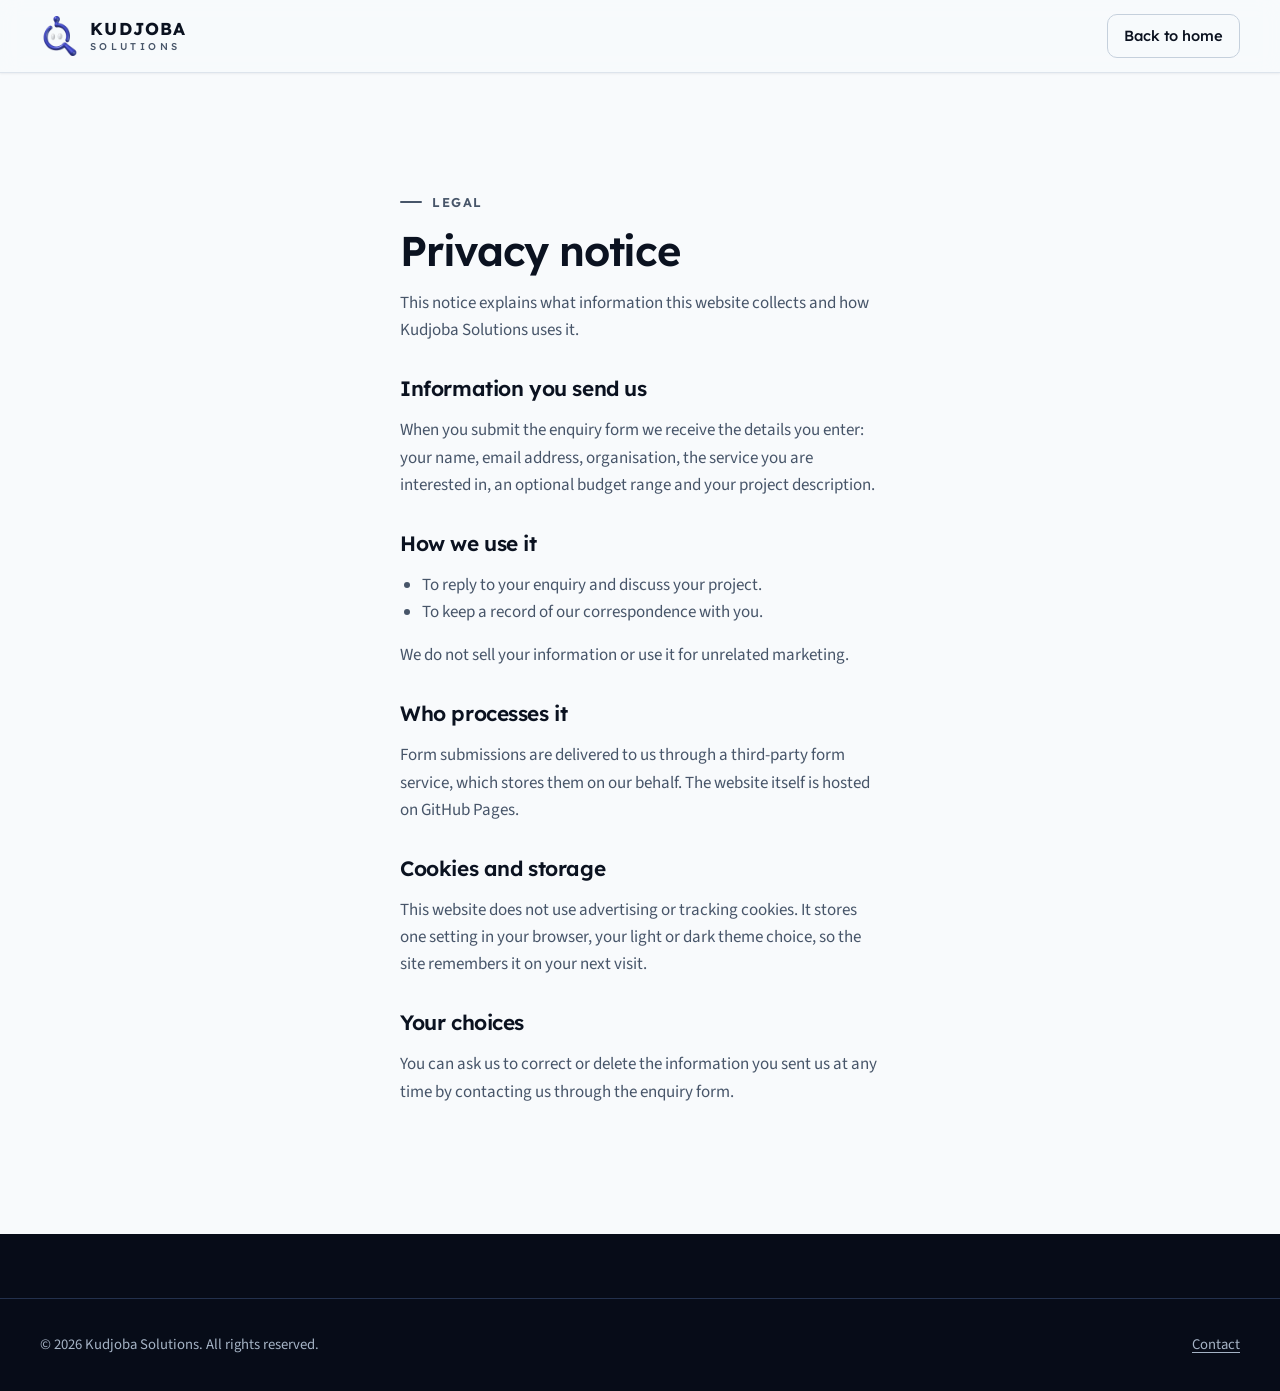
<file: privacy.html>
<!DOCTYPE html>
<html lang="en-GB">
<head>
  <meta charset="UTF-8">
  <meta name="viewport" content="width=device-width, initial-scale=1">
  <title>Privacy notice | Kudjoba Solutions</title>
  <meta name="description" content="How Kudjoba Solutions handles the information you send through this website.">
  <meta name="theme-color" content="#0B1220">
  <meta name="color-scheme" content="light dark">
  <link rel="icon" href="favicon-32.png" sizes="32x32" type="image/png">
  <link rel="apple-touch-icon" href="apple-touch-icon.png">
  <link rel="preload" href="assets/fonts/lexend-latin-wght-normal.woff2" as="font" type="font/woff2" crossorigin>
  <link rel="preload" href="assets/fonts/source-sans-3-latin-wght-normal.woff2" as="font" type="font/woff2" crossorigin>
  <link rel="stylesheet" href="assets/css/main.css">

  <script>
    /* Apply the saved or system theme before first paint to avoid a flash. */
    (function () {
      var t = null;
      try { t = localStorage.getItem('kudjoba-theme'); } catch (e) {}
      if (t !== 'light' && t !== 'dark') {
        t = window.matchMedia && window.matchMedia('(prefers-color-scheme: dark)').matches ? 'dark' : 'light';
      }
      document.documentElement.setAttribute('data-theme', t);
      document.documentElement.classList.add('js');
    })();
  </script>
</head>

<body>
  <a class="skip-link" href="#main">Skip to main content</a>
  <header class="site-header is-scrolled">
    <div class="container header-inner">
      <a class="brand" href="index.html" aria-label="Kudjoba Solutions home">
        <img src="assets/img/logo.webp" alt="" width="40" height="40">
        <span class="brand-text"><span class="brand-name">KUDJOBA</span><span class="brand-sub">SOLUTIONS</span></span>
      </a>
      <div class="header-actions" style="margin-left:auto">
        <a class="btn btn-secondary btn-sm" href="index.html">Back to home</a>
      </div>
    </div>
  </header>
  <main id="main" tabindex="-1" class="page-simple">
    <div class="container prose">
      <p class="eyebrow">Legal</p>
      <h1>Privacy notice</h1>
      <p>This notice explains what information this website collects and how Kudjoba Solutions uses it.</p>
      <h2>Information you send us</h2>
      <p>When you submit the enquiry form we receive the details you enter: your name, email address, organisation, the service you are interested in, an optional budget range and your project description.</p>
      <h2>How we use it</h2>
      <ul>
        <li>To reply to your enquiry and discuss your project.</li>
        <li>To keep a record of our correspondence with you.</li>
      </ul>
      <p>We do not sell your information or use it for unrelated marketing.</p>
      <h2>Who processes it</h2>
      <p>Form submissions are delivered to us through a third-party form service, which stores them on our behalf. The website itself is hosted on GitHub Pages.</p>
      <h2>Cookies and storage</h2>
      <p>This website does not use advertising or tracking cookies. It stores one setting in your browser, your light or dark theme choice, so the site remembers it on your next visit.</p>
      <h2>Your choices</h2>
      <p>You can ask us to correct or delete the information you sent us at any time by contacting us through the enquiry form.</p>
    </div>
  </main>
  <footer class="site-footer">
    <div class="container footer-bottom">
      <p>© <span data-year>2026</span> Kudjoba Solutions. All rights reserved.</p>
      <a href="index.html#contact">Contact</a>
    </div>
  </footer>
  <script>document.querySelectorAll("[data-year]").forEach(function(e){e.textContent=new Date().getFullYear()});</script>
</body>
</html>
</file>
<file: assets/css/main.css>
/* =========================================================
   Kudjoba Solutions — main stylesheet
   Design system: navy foundation, brand indigo accent (from logo),
   amber only as a warning signal. Lexend headings, Source Sans 3 body.
   ========================================================= */

/* ---------- Fonts (self-hosted, OFL) ---------- */
@font-face {
  font-family: "Lexend";
  src: url("../fonts/lexend-latin-wght-normal.woff2") format("woff2");
  font-weight: 300 700;
  font-display: swap;
}
@font-face {
  font-family: "Source Sans 3";
  src: url("../fonts/source-sans-3-latin-wght-normal.woff2") format("woff2");
  font-weight: 300 700;
  font-display: swap;
}

/* ---------- Tokens ---------- */
:root {
  --navy-950: #070C18;
  --navy-900: #0B1220;
  --navy-800: #111A2E;
  --navy-700: #1B2742;
  /* brand indigo, sampled from the logo (#4149BB) */
  --indigo-200: #C7D2FE;
  --indigo-300: #A5B4FC;
  --indigo-500: #4149BB;
  --indigo-600: #3A41AE;
  --indigo-700: #2F358F;
  --amber-400: #FBBF24;
  --red-600: #B91C1C;
  --red-300: #FCA5A5;

  /* semantic: light */
  --bg: #F8FAFC;
  --surface: #FFFFFF;
  --surface-tint: #EEF3F7;
  --text: #0B1220;
  --text-muted: #475569;
  --border: #DDE4EC;
  --border-strong: #C5D0DC;
  --accent: var(--indigo-600);
  --accent-hover: var(--indigo-700);
  --on-accent: #FFFFFF;
  --accent-soft: #ECEEFB;
  --danger: var(--red-600);
  --focus: #0B57D0;
  --shadow-sm: 0 1px 2px rgb(11 18 32 / 0.06);
  --shadow-md: 0 10px 30px -12px rgb(11 18 32 / 0.18);

  --font-head: "Lexend", system-ui, -apple-system, "Segoe UI", sans-serif;
  --font-body: "Source Sans 3", system-ui, -apple-system, "Segoe UI", sans-serif;
  --font-mono: ui-monospace, "SFMono-Regular", Menlo, Consolas, monospace;

  --radius-sm: 6px;
  --radius: 10px;
  --radius-lg: 14px;

  --space-1: 4px; --space-2: 8px; --space-3: 12px; --space-4: 16px;
  --space-5: 24px; --space-6: 32px; --space-7: 48px; --space-8: 64px;

  --container: 1200px;
  --gutter: clamp(20px, 4vw, 40px);
  --section-y: clamp(64px, 9vw, 112px);
  --header-h: 72px;

  --ease-out: cubic-bezier(0.22, 1, 0.36, 1);
  --t-fast: 160ms;
  --t-med: 240ms;
}

[data-theme="dark"] {
  --bg: #0B1220;
  --surface: #111A2E;
  --surface-tint: #0E1628;
  --text: #E7EDF5;
  --text-muted: #A5B3C5;
  --border: #23314D;
  --border-strong: #33456A;
  --accent: var(--indigo-300);
  --accent-hover: var(--indigo-200);
  --on-accent: #0B1220;
  --accent-soft: #1C2350;
  --danger: var(--red-300);
  --focus: #8AB4FF;
  --shadow-sm: 0 1px 2px rgb(0 0 0 / 0.3);
  --shadow-md: 0 14px 36px -14px rgb(0 0 0 / 0.6);
}

/* Always-dark zones keep dark tokens regardless of theme */
.hero, .section-dark, .site-footer {
  --surface: #111A2E;
  --text: #E7EDF5;
  --text-muted: #A5B3C5;
  --border: #23314D;
  --border-strong: #33456A;
  --accent: var(--indigo-300);
  --accent-hover: var(--indigo-200);
  --on-accent: #0B1220;
  --focus: #8AB4FF;
  color: var(--text);
}

/* ---------- Base ---------- */
*, *::before, *::after { box-sizing: border-box; }
html {
  -webkit-text-size-adjust: 100%;
  scroll-behavior: smooth;
  scroll-padding-top: calc(var(--header-h) + 8px);
}
body {
  margin: 0;
  font-family: var(--font-body);
  font-size: 1.0625rem;
  line-height: 1.6;
  color: var(--text);
  background: var(--bg);
  text-rendering: optimizeLegibility;
  -webkit-font-smoothing: antialiased;
  overflow-x: hidden;
}
body.no-scroll { overflow: hidden; }
img, svg { display: block; max-width: 100%; }
img { height: auto; }
h1, h2, h3, h4 {
  font-family: var(--font-head);
  line-height: 1.2;
  letter-spacing: -0.02em;
  margin: 0 0 var(--space-4);
  font-weight: 600;
  text-wrap: balance;
}
h1 { font-size: clamp(2.05rem, 1.45rem + 2.7vw, 3.4rem); line-height: 1.1; letter-spacing: -0.03em; }
h2 { font-size: clamp(1.65rem, 1.3rem + 1.5vw, 2.4rem); }
h3 { font-size: 1.2rem; }
h4 { font-size: 1.05rem; }
p { margin: 0 0 var(--space-4); text-wrap: pretty; }
a { color: var(--accent); text-underline-offset: 3px; }
a:hover { color: var(--accent-hover); }
ul, ol { margin: 0; padding: 0; }
button, input, select, textarea { font: inherit; color: inherit; }
button { cursor: pointer; }

:focus-visible {
  outline: 3px solid var(--focus);
  outline-offset: 2px;
  border-radius: 4px;
}

.container {
  width: 100%;
  max-width: calc(var(--container) + var(--gutter) * 2);
  margin-inline: auto;
  padding-inline: var(--gutter);
}

.sr-only {
  position: absolute !important; width: 1px; height: 1px; padding: 0; margin: -1px;
  overflow: hidden; clip: rect(0 0 0 0); white-space: nowrap; border: 0;
}

.skip-link {
  position: absolute; left: 16px; top: -100px; z-index: 200;
  background: var(--navy-900); color: #fff; padding: 12px 18px; border-radius: var(--radius-sm);
  font-weight: 600; text-decoration: none;
}
.skip-link:focus { top: 12px; color: #fff; }
main:focus { outline: none; }

.mono { font-family: var(--font-mono); font-size: 0.8125rem; letter-spacing: 0.01em; }

/* ---------- Buttons ---------- */
.btn {
  display: inline-flex; align-items: center; justify-content: center; gap: 10px;
  min-height: 48px; padding: 12px 22px;
  border: 1px solid transparent; border-radius: var(--radius);
  font-family: var(--font-head); font-weight: 500; font-size: 0.98rem; letter-spacing: -0.005em;
  text-decoration: none; line-height: 1.2; cursor: pointer;
  transition: background-color var(--t-fast) ease, color var(--t-fast) ease,
              border-color var(--t-fast) ease, transform var(--t-fast) ease, box-shadow var(--t-med) ease;
}
.btn svg { width: 18px; height: 18px; fill: none; stroke: currentColor; stroke-width: 2; stroke-linecap: round; stroke-linejoin: round; transition: transform var(--t-med) var(--ease-out); }
.btn:hover svg { transform: translateX(3px); }
.btn:active { transform: translateY(1px); }
.btn-sm { min-height: 44px; padding: 10px 16px; font-size: 0.92rem; }
.btn-lg { min-height: 52px; padding: 14px 26px; font-size: 1rem; }
.btn-block { width: 100%; }
.btn-primary { background: var(--accent); color: var(--on-accent); }
.btn-primary:hover { background: var(--accent-hover); color: var(--on-accent); box-shadow: 0 8px 20px -10px var(--accent); }
.btn-secondary { background: transparent; color: var(--text); border-color: var(--border-strong); }
.btn-secondary:hover { border-color: var(--accent); color: var(--accent); }
.btn-ghost-dark { background: transparent; color: #E7EDF5; border-color: #3A4C70; }
.btn-ghost-dark:hover { border-color: var(--indigo-300); color: #fff; background: rgb(165 180 252 / 0.1); }
.btn[disabled] { opacity: 0.7; cursor: progress; }

.icon-btn {
  display: inline-grid; place-items: center; width: 44px; height: 44px;
  border-radius: var(--radius); border: 1px solid var(--border); background: transparent; color: var(--text);
  transition: border-color var(--t-fast) ease, background-color var(--t-fast) ease;
}
.icon-btn:hover { border-color: var(--border-strong); background: var(--surface-tint); }
.icon-btn svg { width: 20px; height: 20px; fill: none; stroke: currentColor; stroke-width: 1.9; stroke-linecap: round; stroke-linejoin: round; }

.link-btn {
  background: none; border: 0; padding: 10px 0; min-height: 44px;
  color: var(--text); font-weight: 600; font-family: var(--font-head); font-size: 0.92rem;
  display: inline-flex; align-items: center; gap: 6px;
}
.link-btn::after {
  content: ""; width: 8px; height: 8px; border-right: 2px solid currentColor; border-bottom: 2px solid currentColor;
  transform: translateY(-2px) rotate(45deg); transition: transform var(--t-med) var(--ease-out);
}
.link-btn[aria-expanded="true"]::after { transform: translateY(2px) rotate(-135deg); }
.link-btn:hover { color: var(--accent); }
.link-arrow {
  font-weight: 600; font-family: var(--font-head); font-size: 0.92rem; text-decoration: none;
  display: inline-flex; align-items: center; min-height: 44px; gap: 6px;
}
.link-arrow::after { content: "→"; transition: transform var(--t-med) var(--ease-out); }
.link-arrow:hover::after { transform: translateX(3px); }

/* ---------- Eyebrows, tags ---------- */
.eyebrow {
  display: inline-flex; align-items: center; gap: 10px;
  font-family: var(--font-head); font-size: 0.8rem; font-weight: 600;
  letter-spacing: 0.12em; text-transform: uppercase; color: var(--accent);
  margin-bottom: var(--space-4);
}
.eyebrow::before { content: ""; width: 22px; height: 2px; background: currentColor; border-radius: 2px; }
.eyebrow-on-dark { color: var(--indigo-300); }

.tag {
  display: inline-flex; align-items: center; padding: 3px 10px; border-radius: 999px;
  font-size: 0.78rem; font-weight: 600; font-family: var(--font-head);
  background: var(--accent-soft); color: var(--accent);
}
.tag-quiet { background: transparent; color: var(--text-muted); border: 1px solid var(--border); }

/* ---------- Header ---------- */
.site-header {
  position: sticky; top: 0; z-index: 100;
  background: color-mix(in srgb, var(--bg) 88%, transparent);
  backdrop-filter: saturate(160%) blur(10px);
  -webkit-backdrop-filter: saturate(160%) blur(10px);
  border-bottom: 1px solid transparent;
  transition: border-color var(--t-med) ease, box-shadow var(--t-med) ease, background-color var(--t-med) ease;
}
.site-header.is-scrolled { border-bottom-color: var(--border); box-shadow: var(--shadow-sm); }
.header-inner { display: flex; align-items: center; gap: var(--space-5); height: var(--header-h); }

.brand { display: inline-flex; align-items: center; gap: 10px; text-decoration: none; color: var(--text); flex-shrink: 0; }
.brand:hover { color: var(--text); }
.brand img { width: 40px; height: 40px; object-fit: contain; }
.brand-text { display: flex; flex-direction: column; line-height: 1; font-family: var(--font-head); }
.brand-name { font-weight: 700; font-size: 1.08rem; letter-spacing: 0.08em; }
.brand-sub { font-weight: 500; font-size: 0.62rem; letter-spacing: 0.34em; color: var(--text-muted); margin-top: 4px; }

.primary-nav { display: none; margin-inline: auto; }
.nav-list { list-style: none; display: flex; gap: 4px; }
.nav-list a {
  position: relative; display: inline-flex; align-items: center; min-height: 44px; padding: 0 12px;
  color: var(--text-muted); text-decoration: none; font-weight: 600; font-size: 0.95rem;
  border-radius: var(--radius-sm); transition: color var(--t-fast) ease;
}
.nav-list a::after {
  content: ""; position: absolute; left: 12px; right: 12px; bottom: 6px; height: 2px; border-radius: 2px;
  background: var(--accent); transform: scaleX(0); transform-origin: left; transition: transform var(--t-med) var(--ease-out);
}
.nav-list a:hover { color: var(--text); }
.nav-list a.is-active { color: var(--text); }
.nav-list a.is-active::after { transform: scaleX(1); }

.header-actions { display: flex; align-items: center; gap: 10px; margin-left: auto; }
.header-cta { display: none; }
.theme-toggle .i-sun { display: none; }
[data-theme="dark"] .theme-toggle .i-sun { display: block; }
[data-theme="dark"] .theme-toggle .i-moon { display: none; }

@media (min-width: 1024px) {
  .primary-nav { display: block; }
  .header-actions { margin-left: 0; }
  .menu-toggle { display: none; }
  .header-cta { display: inline-flex; }
}
@media (min-width: 600px) and (max-width: 1023.98px) {
  .header-cta { display: inline-flex; }
}

/* ---------- Mobile drawer ---------- */
.drawer { position: fixed; inset: 0; z-index: 150; }
.drawer[hidden] { display: none; }
.drawer-backdrop { position: absolute; inset: 0; background: rgb(7 12 24 / 0.55); opacity: 0; transition: opacity var(--t-med) ease; }
.drawer-panel {
  position: absolute; top: 0; right: 0; height: 100%; width: min(360px, 88vw);
  background: var(--surface); color: var(--text); border-left: 1px solid var(--border);
  padding: 16px 20px 28px; display: flex; flex-direction: column; gap: var(--space-5);
  transform: translateX(100%); transition: transform 280ms var(--ease-out);
  overflow-y: auto; padding-bottom: max(28px, env(safe-area-inset-bottom));
}
.drawer.is-open .drawer-backdrop { opacity: 1; }
.drawer.is-open .drawer-panel { transform: none; }
.drawer-head { display: flex; align-items: center; justify-content: space-between; min-height: 56px; }
.drawer-list { list-style: none; display: grid; gap: 2px; }
.drawer-list a {
  display: flex; align-items: center; min-height: 52px; padding: 0 12px; border-radius: var(--radius-sm);
  color: var(--text); text-decoration: none; font-family: var(--font-head); font-weight: 500; font-size: 1.1rem;
}
.drawer-list a:hover, .drawer-list a.is-active { background: var(--surface-tint); color: var(--accent); }

/* ---------- Sections ---------- */
.section { padding-block: var(--section-y); }
.section-tint { background: var(--surface-tint); }
.section-dark { background: var(--navy-900); }
.section-head { max-width: 680px; margin: 0 auto var(--space-7); text-align: center; }
.section-head .eyebrow { justify-content: center; }
.section-head-left { margin-inline: 0; text-align: left; }
.section-head-left .eyebrow { justify-content: flex-start; }
.section-lead { color: var(--text-muted); font-size: 1.125rem; margin-bottom: 0; }

/* ---------- Hero ---------- */
.hero {
  position: relative; overflow: hidden; isolation: isolate;
  background: radial-gradient(1000px 520px at 85% 10%, rgb(65 73 187 / 0.28), transparent 60%), var(--navy-900);
  padding-block: clamp(56px, 8vw, 104px) clamp(64px, 9vw, 112px);
}
.hero-grid-bg {
  position: absolute; inset: 0; z-index: -1; opacity: 0.5;
  background-image:
    linear-gradient(rgb(148 163 184 / 0.07) 1px, transparent 1px),
    linear-gradient(90deg, rgb(148 163 184 / 0.07) 1px, transparent 1px);
  background-size: 48px 48px;
  mask-image: linear-gradient(to bottom, #000 30%, transparent 95%);
  -webkit-mask-image: linear-gradient(to bottom, #000 30%, transparent 95%);
}
.hero-inner { display: grid; gap: clamp(40px, 6vw, 72px); align-items: center; }
.hero-inner > *, .about-grid > *, .contact-grid > *, .why-grid > *, .process > * { min-width: 0; }
.hero h1 { color: #fff; max-width: 16ch; }
.hero-lead { font-size: clamp(1.07rem, 1rem + 0.35vw, 1.22rem); color: var(--text-muted); max-width: 58ch; margin-bottom: var(--space-6); }
.hero-actions { display: flex; flex-wrap: wrap; gap: 12px; margin-bottom: var(--space-6); }
.hero-points { list-style: none; display: flex; flex-wrap: wrap; gap: 10px 22px; color: #C9D4E2; font-size: 0.95rem; }
.hero-points li { display: inline-flex; align-items: center; gap: 8px; }
.hero-points li::before { content: ""; width: 6px; height: 6px; border-radius: 50%; background: var(--indigo-300); }

.hero-visual { margin: 0; }
.hero-visual figcaption { margin-top: 14px; color: var(--text-muted); font-size: 0.9rem; max-width: 52ch; }
.hero-visual figcaption a { color: var(--indigo-200); font-weight: 600; }

.map-card {
  background: linear-gradient(180deg, #111A2E, #0D1526);
  border: 1px solid var(--border); border-radius: var(--radius-lg);
  box-shadow: 0 30px 60px -30px rgb(0 0 0 / 0.7);
  overflow: hidden;
}
.map-card-head {
  display: flex; align-items: center; gap: 10px; padding: 10px 12px 10px 16px;
  border-bottom: 1px solid var(--border); color: #C9D4E2;
}
.map-card-head .mono { flex: 1; min-width: 0; overflow: hidden; text-overflow: ellipsis; white-space: nowrap; }
.dot { width: 8px; height: 8px; border-radius: 50%; flex-shrink: 0; }
.dot-live { background: var(--indigo-300); box-shadow: 0 0 0 4px rgb(165 180 252 / 0.2); }
.motion-btn {
  min-height: 36px; padding: 0 12px; border-radius: 999px; border: 1px solid var(--border-strong);
  background: transparent; color: #C9D4E2; font-size: 0.8rem; font-weight: 600; white-space: nowrap;
  position: relative;
}
.motion-btn::before { content: ""; position: absolute; inset: -4px; } /* enlarge hit area to 44px */
.motion-btn:hover { border-color: var(--indigo-300); color: #fff; }

.map-svg { width: 100%; height: auto; }
.map-blocks rect { fill: #16223A; }
.map-roads path { fill: none; stroke: #22304C; stroke-width: 14; }
.route-base { fill: none; stroke: #2A3A5C; stroke-width: 4; stroke-linecap: round; stroke-linejoin: round; }
.route-ok { fill: none; stroke: var(--indigo-300); stroke-width: 4; stroke-linecap: round; stroke-linejoin: round; stroke-dasharray: 100; stroke-dashoffset: 0; }
.route-outage { fill: none; stroke: var(--amber-400); stroke-width: 4; stroke-dasharray: 2 9; stroke-linecap: round; stroke-linejoin: round; }
.outage-label rect { fill: rgb(251 191 36 / 0.12); stroke: rgb(251 191 36 / 0.5); }
.outage-label text { fill: var(--amber-400); font: 600 12px var(--font-mono); }
.vehicle circle { fill: rgb(165 180 252 / 0.25); stroke: var(--indigo-300); stroke-width: 2; }
.vehicle .vehicle-core { fill: #fff; stroke: none; }
.js .map-svg .route-ok { animation: draw 1.4s var(--ease-out) 0.3s both; }
.js .map-svg .route-ok-2 { animation-delay: 1.1s; }
@keyframes draw { from { stroke-dashoffset: 100; } to { stroke-dashoffset: 0; } }

.map-stats { display: grid; grid-template-columns: 1fr 1fr; border-top: 1px solid var(--border); }
.map-stats > div { padding: 14px 16px; display: grid; gap: 2px; }
.map-stats > div + div { border-left: 1px solid var(--border); }
.stat-label { font-size: 0.8rem; color: var(--text-muted); }
.stat-value { font-family: var(--font-head); font-weight: 600; font-size: 1.35rem; color: #fff; letter-spacing: -0.02em; }
.stat-unit { font-size: 0.75rem; color: var(--indigo-200); font-weight: 600; letter-spacing: 0.04em; margin-left: 2px; }
.stat-muted { color: #8EA0B8; text-decoration: line-through; text-decoration-color: rgb(251 191 36 / 0.6); text-decoration-thickness: 2px; }

@media (min-width: 1024px) {
  .hero-inner { grid-template-columns: 1.05fr 0.95fr; }
}

/* ---------- About ---------- */
.about-grid { display: grid; gap: var(--space-7); align-items: start; }
.about-intro h2 { max-width: 22ch; }
.about-intro p { color: var(--text-muted); max-width: 62ch; }
.about-cards { display: grid; gap: var(--space-4); }
.info-card {
  background: var(--surface); border: 1px solid var(--border); border-radius: var(--radius-lg);
  padding: var(--space-5) var(--space-5) var(--space-4); border-top: 3px solid var(--accent);
}
.info-card h3 { font-size: 1.05rem; margin-bottom: var(--space-2); }
.info-card p { color: var(--text-muted); }
@media (min-width: 900px) {
  .about-grid { grid-template-columns: 1.2fr 0.8fr; }
}

.values { margin-top: var(--space-8); padding-top: var(--space-6); border-top: 1px solid var(--border); }
.values-title { font-size: 1rem; text-transform: uppercase; letter-spacing: 0.1em; color: var(--text-muted); margin-bottom: var(--space-5); }
.values-list { list-style: none; display: grid; gap: var(--space-5); }
.values-list li { color: var(--text-muted); padding-left: 16px; border-left: 2px solid var(--border-strong); }
.values-list strong { display: block; color: var(--text); font-family: var(--font-head); font-weight: 600; margin-bottom: 4px; }
@media (min-width: 640px) { .values-list { grid-template-columns: repeat(2, 1fr); } }
@media (min-width: 1024px) { .values-list { grid-template-columns: repeat(4, 1fr); } }

.team-block { margin-top: var(--space-8); }
.team-block .section-head { margin-bottom: var(--space-6); }
.team-title { font-size: clamp(1.35rem, 1.2rem + 0.6vw, 1.7rem); margin: 0; }
.team-grid { list-style: none; display: grid; gap: var(--space-5); grid-template-columns: repeat(auto-fill, minmax(min(100%, 230px), 1fr)); }
.team-card {
  background: var(--surface); border: 1px solid var(--border); border-radius: var(--radius-lg); overflow: hidden;
  transition: border-color var(--t-med) ease, box-shadow var(--t-med) ease;
}
.team-card:hover { border-color: var(--border-strong); box-shadow: var(--shadow-md); }
.team-card img { width: 100%; aspect-ratio: 1 / 1; object-fit: cover; object-position: center top; background: var(--surface-tint); }
.team-card > div { padding: var(--space-4) var(--space-5) var(--space-5); }
.team-card h4 { margin-bottom: 4px; }
.team-card p { color: var(--text-muted); font-size: 0.95rem; margin: 0; }
@media (max-width: 559.98px) {
  .team-grid { grid-template-columns: repeat(2, minmax(0, 1fr)); gap: var(--space-3); }
  .team-card > div { padding: var(--space-3); }
  .team-card h4 { font-size: 0.98rem; }
  .team-card p { font-size: 0.86rem; line-height: 1.4; }
}

/* ---------- Services ---------- */
.services-grid { list-style: none; display: grid; gap: var(--space-4); }
.service-card {
  position: relative; display: flex; flex-direction: column;
  background: var(--surface); border: 1px solid var(--border); border-radius: var(--radius-lg);
  padding: var(--space-6) var(--space-5) var(--space-4);
  transition: border-color var(--t-med) ease, box-shadow var(--t-med) ease, transform var(--t-med) var(--ease-out);
}
.service-card::before {
  content: ""; position: absolute; left: -1px; right: -1px; top: -1px; height: 3px; border-radius: var(--radius-lg) var(--radius-lg) 0 0;
  background: var(--accent); transform: scaleX(0); transform-origin: left; transition: transform 320ms var(--ease-out);
}
.service-card:hover { border-color: var(--border-strong); box-shadow: var(--shadow-md); transform: translateY(-2px); }
.service-card:hover::before, .service-card:focus-within::before { transform: scaleX(1); }
.service-icon {
  width: 48px; height: 48px; display: grid; place-items: center; border-radius: var(--radius);
  background: var(--accent-soft); color: var(--accent); margin-bottom: var(--space-5);
  transition: background-color var(--t-med) ease, color var(--t-med) ease;
}
.service-card:hover .service-icon { background: var(--accent); color: var(--on-accent); }
.service-icon svg { width: 24px; height: 24px; fill: none; stroke: currentColor; stroke-width: 1.8; stroke-linecap: round; stroke-linejoin: round; }
.service-card h3 { margin-bottom: var(--space-2); }
.service-card > p { color: var(--text-muted); }
.service-value { font-size: 0.97rem; }
.service-value span {
  display: block; font-family: var(--font-head); font-size: 0.75rem; font-weight: 600; letter-spacing: 0.1em;
  text-transform: uppercase; color: var(--accent); margin-bottom: 2px;
}
.service-more { padding: var(--space-2) 0 var(--space-3); border-top: 1px dashed var(--border); margin-top: var(--space-2); }
.service-more:not([hidden]) { animation: fadeDown var(--t-med) var(--ease-out); }
@keyframes fadeDown { from { opacity: 0; transform: translateY(-4px); } to { opacity: 1; transform: none; } }
.check-list { list-style: none; display: grid; gap: 6px; padding-top: var(--space-2); }
.check-list li { position: relative; padding-left: 26px; font-size: 0.97rem; }
.check-list li::before {
  content: ""; position: absolute; left: 2px; top: 6px; width: 12px; height: 7px;
  border-left: 2px solid var(--accent); border-bottom: 2px solid var(--accent); transform: rotate(-45deg);
}
.service-actions { margin-top: auto; padding-top: var(--space-3); display: flex; flex-wrap: wrap; justify-content: space-between; gap: 4px 16px; border-top: 1px solid var(--border); }
/* 1 col → 2 cols (last card full width) → 6-track grid: 3+3 / 2+2+2 */
@media (min-width: 700px) {
  .services-grid { grid-template-columns: repeat(2, 1fr); }
  .services-grid > :last-child { grid-column: 1 / -1; }
}
@media (min-width: 1100px) {
  .services-grid { grid-template-columns: repeat(6, 1fr); }
  .services-grid > * { grid-column: span 2; }
  .services-grid > :nth-child(-n+2) { grid-column: span 3; }
  .services-grid > :last-child { grid-column: span 2; }
}

/* ---------- Projects ---------- */
.projects-grid { display: grid; gap: var(--space-5); }
.project-card {
  display: flex; flex-direction: column; background: var(--surface); border: 1px solid var(--border);
  border-radius: var(--radius-lg); overflow: hidden;
  transition: border-color var(--t-med) ease, box-shadow var(--t-med) ease;
}
.project-card:hover { border-color: var(--border-strong); box-shadow: var(--shadow-md); }
.project-media { aspect-ratio: 400 / 220; background: var(--surface-tint); overflow: hidden; border-bottom: 1px solid var(--border); }
.project-media img { width: 100%; height: 100%; object-fit: cover; object-position: top center; transition: transform 600ms var(--ease-out); }
.project-card:hover .project-media img { transform: scale(1.03); }
.project-media svg { width: 100%; height: 100%; }
.project-media-dark { background: var(--navy-900); position: relative; }
.pm-legend { position: absolute; left: 14px; bottom: 12px; display: flex; flex-wrap: wrap; gap: 6px 14px; list-style: none; font-size: 0.78rem; color: #C9D4E2; }
.pm-legend li { display: inline-flex; align-items: center; gap: 6px; }
.pm-legend i { display: inline-block; width: 18px; height: 3px; border-radius: 2px; background: var(--indigo-300); }
.pm-legend .lg-dr { background: repeating-linear-gradient(90deg, var(--amber-400) 0 5px, transparent 5px 9px); }
.pm-legend .lg-road { height: 8px; background: #22304C; }
.pm-legend .lg-note { font-family: var(--font-mono); text-transform: uppercase; letter-spacing: 0.08em; color: #8EA0B8; }
.pm-road { fill: none; stroke: #22304C; stroke-width: 22; stroke-linecap: round; }
.pm-truth { fill: none; stroke: var(--indigo-300); stroke-width: 3; stroke-linecap: round; }
.pm-dr { fill: none; stroke: var(--amber-400); stroke-width: 2.5; stroke-dasharray: 6 7; stroke-linecap: round; opacity: 0.85; }
.pm-dots circle { fill: #fff; stroke: var(--indigo-300); stroke-width: 2; }
.project-media-arch { background: var(--surface-tint); }
.arch-lines path { fill: none; stroke: var(--border-strong); stroke-width: 2; }
.arch-node-main { fill: var(--accent); }
.project-media-arch > svg > text { fill: var(--on-accent); font: 600 14px var(--font-head); }
.arch-svc rect { fill: var(--surface); stroke: var(--border-strong); }
.arch-labels text { fill: var(--text); font: 600 10.5px var(--font-body); }
.project-body { padding: var(--space-5); display: flex; flex-direction: column; flex: 1; }
.project-body > p { color: var(--text-muted); }
.project-body .btn { margin-top: auto; align-self: flex-start; }
.project-meta { display: flex; flex-wrap: wrap; gap: 8px; margin-bottom: var(--space-4); }
.project-results { display: grid; grid-template-columns: repeat(3, 1fr); gap: 1px; background: var(--border); border: 1px solid var(--border); border-radius: var(--radius); overflow: hidden; margin: 0 0 var(--space-5); }
.project-results > div { background: var(--surface); padding: 12px; }
.project-results dt { font-size: 0.78rem; color: var(--text-muted); line-height: 1.3; }
.project-results dd { margin: 4px 0 0; font-family: var(--font-head); font-weight: 600; font-size: 1.15rem; letter-spacing: -0.02em; }
@media (max-width: 420px) { .project-results { grid-template-columns: 1fr; } }
@media (min-width: 760px) {
  .projects-grid { grid-template-columns: repeat(2, 1fr); }
  .project-featured { grid-column: 1 / -1; }
}
@media (min-width: 1024px) {
  .project-featured { flex-direction: row; }
  .project-featured .project-media { flex: 1 1 52%; aspect-ratio: auto; min-height: 340px; border-bottom: 0; border-right: 1px solid var(--border); }
  .project-featured .project-body { flex: 1 1 48%; padding: var(--space-6); }
  .project-featured .project-media svg { object-fit: cover; }
}

/* ---------- Dialogs ---------- */
.modal {
  width: min(640px, calc(100vw - 32px)); max-height: min(86vh, 760px); padding: 0;
  border: 1px solid var(--border); border-radius: var(--radius-lg);
  background: var(--surface); color: var(--text); box-shadow: 0 40px 80px -30px rgb(0 0 0 / 0.5);
}
.modal::backdrop { background: rgb(7 12 24 / 0.6); }
.modal[open] { animation: modalIn 260ms var(--ease-out); }
@keyframes modalIn { from { opacity: 0; transform: translateY(12px) scale(0.98); } to { opacity: 1; transform: none; } }
.modal-inner { display: flex; flex-direction: column; max-height: inherit; }
.modal-head { display: flex; align-items: start; justify-content: space-between; gap: 16px; padding: 20px 20px 16px 24px; border-bottom: 1px solid var(--border); }
.modal-head h3 { margin: 6px 0 0; font-size: 1.25rem; }
.modal-body { padding: 20px 24px 24px; overflow-y: auto; }
.modal-body h4 { font-size: 0.8rem; text-transform: uppercase; letter-spacing: 0.1em; color: var(--accent); margin: var(--space-5) 0 var(--space-2); }
.modal-body h4:first-child { margin-top: 0; }
.modal-body p { color: var(--text-muted); }
.modal-note { font-size: 0.92rem; padding: 12px 14px; border-radius: var(--radius); background: var(--surface-tint); margin-top: var(--space-5); }
.chip-list { list-style: none; display: flex; flex-wrap: wrap; gap: 8px; margin-bottom: var(--space-5); }
.chip-list li { padding: 4px 12px; border-radius: 999px; border: 1px solid var(--border-strong); font-size: 0.88rem; font-weight: 600; }

/* ---------- Approach ---------- */
.section-dark .section-head h2 { color: #fff; }
.process {
  display: grid; gap: var(--space-5);
  border: 1px solid var(--border); border-radius: var(--radius-lg); background: var(--navy-800); padding: var(--space-4);
}
.process-tabs { display: grid; grid-template-columns: repeat(2, minmax(0, 1fr)); gap: 6px; position: relative; }
.process-tabs [role="tab"] {
  display: flex; align-items: center; gap: 10px; text-align: left; min-height: 52px; padding: 10px 12px;
  border-radius: var(--radius); border: 1px solid transparent; background: transparent; color: var(--text-muted);
  font-family: var(--font-head); font-weight: 500; font-size: 0.92rem; line-height: 1.25;
  transition: background-color var(--t-fast) ease, color var(--t-fast) ease, border-color var(--t-fast) ease;
}
.process-tabs [role="tab"]:hover { color: #fff; background: rgb(255 255 255 / 0.04); }
.process-tabs [role="tab"][aria-selected="true"] { color: #fff; background: rgb(165 180 252 / 0.1); border-color: rgb(165 180 252 / 0.5); }
.step-no {
  flex-shrink: 0; display: inline-grid; place-items: center; width: 30px; height: 30px; border-radius: 50%;
  border: 1px solid var(--border-strong); font-size: 0.75rem; font-family: var(--font-mono); color: var(--text-muted);
  transition: background-color var(--t-med) ease, color var(--t-med) ease, border-color var(--t-med) ease;
}
[aria-selected="true"] .step-no { background: var(--indigo-300); border-color: var(--indigo-300); color: var(--navy-900); font-weight: 700; }
.process-panels { padding: var(--space-5) var(--space-4) var(--space-4); border-top: 1px solid var(--border); }
.process-panel:not([hidden]) { animation: fadeDown 300ms var(--ease-out); }
.process-panel h3 { color: #fff; font-size: clamp(1.3rem, 1.1rem + 0.8vw, 1.75rem); }
.process-panel p { color: var(--text-muted); max-width: 56ch; font-size: 1.07rem; }
.panel-kicker { font-family: var(--font-mono); font-size: 0.8rem !important; color: var(--indigo-200) !important; margin-bottom: var(--space-2); letter-spacing: 0.06em; }
.panel-out { margin-top: var(--space-5); padding: 14px 16px; border-radius: var(--radius); background: rgb(255 255 255 / 0.04); border-left: 3px solid var(--indigo-300); color: #DCE4EE !important; }
.panel-out span { display: block; font-family: var(--font-head); font-size: 0.72rem; text-transform: uppercase; letter-spacing: 0.12em; color: var(--indigo-200); margin-bottom: 4px; font-weight: 600; }

@media (min-width: 900px) {
  .process { grid-template-columns: 340px 1fr; padding: var(--space-5); gap: var(--space-6); }
  .process-tabs { grid-template-columns: 1fr; gap: 4px; }
  .process-tabs::before { content: ""; position: absolute; left: 27px; top: 26px; bottom: 26px; width: 1px; background: var(--border-strong); z-index: 0; }
  .step-no { position: relative; z-index: 1; background: var(--navy-800); }
  .process-panels { border-top: 0; border-left: 1px solid var(--border); padding: var(--space-6) var(--space-7); display: flex; align-items: center; }
}

/* ---------- Why ---------- */
.why-grid { display: grid; gap: var(--space-7); }
.why-intro p { color: var(--text-muted); max-width: 46ch; }
.why-intro .btn { margin-top: var(--space-3); }
.why-list { list-style: none; counter-reset: why; display: grid; }
.why-list li { counter-increment: why; display: grid; grid-template-columns: 48px 1fr; column-gap: var(--space-4); padding: var(--space-5) 0; border-top: 1px solid var(--border); }
.why-list li:last-child { border-bottom: 1px solid var(--border); }
.why-list li::before {
  content: counter(why, decimal-leading-zero); grid-row: span 2;
  font-family: var(--font-mono); font-size: 0.85rem; color: var(--accent); padding-top: 4px;
}
.why-list h3 { margin-bottom: 4px; font-size: 1.12rem; }
.why-list p { margin: 0; color: var(--text-muted); }
@media (min-width: 960px) {
  .why-grid { grid-template-columns: 0.9fr 1.1fr; align-items: start; }
  .why-intro { position: sticky; top: calc(var(--header-h) + 32px); }
}

/* ---------- Contact ---------- */
.contact-grid { display: grid; gap: var(--space-7); align-items: start; }
.contact-intro > p { color: var(--text-muted); max-width: 48ch; }
.next-steps { list-style: none; display: grid; gap: 12px; margin: var(--space-5) 0 var(--space-6); }
.next-steps li { display: flex; align-items: center; gap: 12px; }
.next-steps span {
  display: inline-grid; place-items: center; width: 30px; height: 30px; flex-shrink: 0; border-radius: 50%;
  background: var(--accent-soft); color: var(--accent); font-family: var(--font-head); font-weight: 600; font-size: 0.85rem;
}
.channels h3 { font-size: 0.85rem; text-transform: uppercase; letter-spacing: 0.1em; color: var(--text-muted); margin-bottom: var(--space-3); }
.channels ul { list-style: none; }
.channels a { display: inline-flex; align-items: center; gap: 10px; min-height: 44px; font-weight: 600; color: var(--text); text-decoration: none; }
.channels a:hover { color: var(--accent); }
.channels svg { width: 22px; height: 22px; fill: none; stroke: currentColor; stroke-width: 1.8; stroke-linecap: round; stroke-linejoin: round; }

.form-card { background: var(--surface); border: 1px solid var(--border); border-radius: var(--radius-lg); padding: clamp(20px, 4vw, 36px); box-shadow: var(--shadow-md); }
.enquiry-form { display: grid; gap: var(--space-4); }
.field-row { display: grid; gap: var(--space-4); }
.field { display: grid; gap: 6px; min-width: 0; }
.field label { font-weight: 600; font-size: 0.95rem; }
.req { color: var(--danger); }
.optional { color: var(--text-muted); font-weight: 400; }
.field input, .field select, .field textarea {
  width: 100%; min-height: 48px; padding: 11px 14px; font-size: 1rem;
  background: var(--bg); color: var(--text);
  border: 1px solid var(--border-strong); border-radius: var(--radius);
  transition: border-color var(--t-fast) ease, box-shadow var(--t-fast) ease;
}
.field textarea { resize: vertical; min-height: 132px; line-height: 1.5; }
.field select {
  appearance: none; -webkit-appearance: none; padding-right: 40px;
  background-image: linear-gradient(45deg, transparent 50%, currentColor 50%), linear-gradient(135deg, currentColor 50%, transparent 50%);
  background-position: calc(100% - 20px) 50%, calc(100% - 15px) 50%;
  background-size: 5px 5px; background-repeat: no-repeat;
}
.field input:hover, .field select:hover, .field textarea:hover { border-color: var(--text-muted); }
.field input:focus-visible, .field select:focus-visible, .field textarea:focus-visible {
  outline: none; border-color: var(--accent); box-shadow: 0 0 0 3px color-mix(in srgb, var(--accent) 30%, transparent);
}
.field [aria-invalid="true"] { border-color: var(--danger); }
.field [aria-invalid="true"]:focus-visible { box-shadow: 0 0 0 3px color-mix(in srgb, var(--danger) 25%, transparent); }
.field-hint { font-size: 0.88rem; color: var(--text-muted); margin: 0; }
.field-error { font-size: 0.9rem; color: var(--danger); margin: 0; font-weight: 600; }
.field-error:empty { display: none; }
.form-summary { padding: 14px 16px; border-radius: var(--radius); border: 1px solid var(--danger); color: var(--text); background: color-mix(in srgb, var(--danger) 8%, transparent); }
.form-summary p { margin: 0 0 6px; font-weight: 700; }
.form-summary ul { padding-left: 20px; }
.form-summary a { color: var(--danger); }
.form-legal { font-size: 0.88rem; color: var(--text-muted); margin: 0; }
.hp { position: absolute; left: -9999px; width: 1px; height: 1px; overflow: hidden; }
.spinner { display: none; width: 18px; height: 18px; border-radius: 50%; border: 2px solid currentColor; border-right-color: transparent; animation: spin 0.8s linear infinite; }
[data-submit].is-loading .spinner { display: inline-block; }
@keyframes spin { to { transform: rotate(360deg); } }
.form-status:empty { display: none; }
.form-status { padding: 14px 16px; border-radius: var(--radius); font-size: 0.97rem; border: 1px solid var(--border); background: var(--surface-tint); }
.form-status strong { display: block; margin-bottom: 2px; }
.form-status p { margin: 0; }
.form-status.is-success { border-color: var(--accent); background: var(--accent-soft); }
.form-status.is-error { border-color: var(--danger); background: color-mix(in srgb, var(--danger) 8%, transparent); }
.form-status.is-info { border-color: var(--amber-400); background: color-mix(in srgb, var(--amber-400) 12%, transparent); }
.form-status button { margin-top: 10px; }
@media (min-width: 640px) { .field-row { grid-template-columns: 1fr 1fr; } }
@media (min-width: 1024px) { .contact-grid { grid-template-columns: 0.85fr 1.15fr; gap: var(--space-8); } }

/* ---------- Footer ---------- */
.site-footer { background: var(--navy-950); padding-top: var(--space-8); }
.site-footer .brand { color: #fff; }
.site-footer .brand-sub { color: var(--text-muted); }
.footer-grid { display: grid; gap: var(--space-6); padding-bottom: var(--space-7); }
.footer-brand p { color: var(--text-muted); max-width: 40ch; margin-top: var(--space-4); }
.footer-col h2 { font-size: 0.8rem; text-transform: uppercase; letter-spacing: 0.12em; color: #fff; margin-bottom: var(--space-3); font-weight: 600; }
.footer-col ul { list-style: none; display: grid; }
.footer-col a { display: inline-flex; align-items: center; min-height: 40px; color: var(--text-muted); text-decoration: none; }
.footer-col a:hover { color: var(--indigo-200); }
.footer-bottom { display: flex; flex-wrap: wrap; align-items: center; justify-content: space-between; gap: 0 24px; padding-block: var(--space-5); border-top: 1px solid var(--border); font-size: 0.92rem; color: var(--text-muted); }
.footer-bottom p { margin: 0; }
.footer-bottom a { color: var(--text-muted); display: inline-flex; align-items: center; min-height: 44px; }
.footer-bottom a:hover { color: var(--indigo-200); }
@media (min-width: 640px) { .footer-grid { grid-template-columns: 1fr 1fr; } }
@media (min-width: 1024px) { .footer-grid { grid-template-columns: 1.6fr 1fr 1fr 1fr; } }

/* ---------- Back to top ---------- */
.back-to-top {
  position: fixed; right: max(16px, env(safe-area-inset-right)); bottom: max(16px, env(safe-area-inset-bottom)); z-index: 90;
  width: 48px; height: 48px; border-radius: 50%; display: grid; place-items: center;
  background: var(--navy-900); color: #fff; border: 1px solid #33456A; box-shadow: var(--shadow-md);
  opacity: 0; transform: translateY(10px); transition: opacity var(--t-med) ease, transform var(--t-med) var(--ease-out), background-color var(--t-fast) ease;
}
.back-to-top.is-visible { opacity: 1; transform: none; }
.back-to-top:hover { background: var(--indigo-600); }
.back-to-top svg { width: 20px; height: 20px; fill: none; stroke: currentColor; stroke-width: 2; stroke-linecap: round; stroke-linejoin: round; }

/* ---------- Reveal on scroll ---------- */
.js .reveal { opacity: 0; transform: translateY(14px); transition: opacity 520ms var(--ease-out), transform 520ms var(--ease-out); transition-delay: calc(var(--i, 0) * 70ms); }
.js .reveal.is-visible { opacity: 1; transform: none; }

/* ---------- Simple pages (privacy, 404) ---------- */
.page-simple { padding-block: var(--section-y); }
.page-simple .prose { max-width: 70ch; }
.prose h1 { font-size: clamp(1.9rem, 1.5rem + 1.6vw, 2.6rem); }
.prose h2 { font-size: 1.3rem; margin-top: var(--space-6); }
.prose p, .prose li { color: var(--text-muted); }
.prose ul { padding-left: 22px; margin-bottom: var(--space-4); }
.notfound { min-height: 60vh; display: grid; place-items: center; text-align: center; }
.notfound .code { font-family: var(--font-mono); color: var(--accent); font-size: 0.95rem; letter-spacing: 0.1em; }

/* ---------- Reduced motion ---------- */
@media (prefers-reduced-motion: reduce) {
  html { scroll-behavior: auto; }
  *, *::before, *::after { animation-duration: 0.01ms !important; animation-iteration-count: 1 !important; transition-duration: 0.01ms !important; transition-delay: 0ms !important; }
  .js .reveal { opacity: 1; transform: none; }
  .service-card:hover { transform: none; }
}

/* ---------- Print ---------- */
@media print {
  .site-header, .drawer, .back-to-top, .hero-grid-bg, .enquiry-form { display: none !important; }
  .js .reveal { opacity: 1 !important; transform: none !important; }
}
</file>
